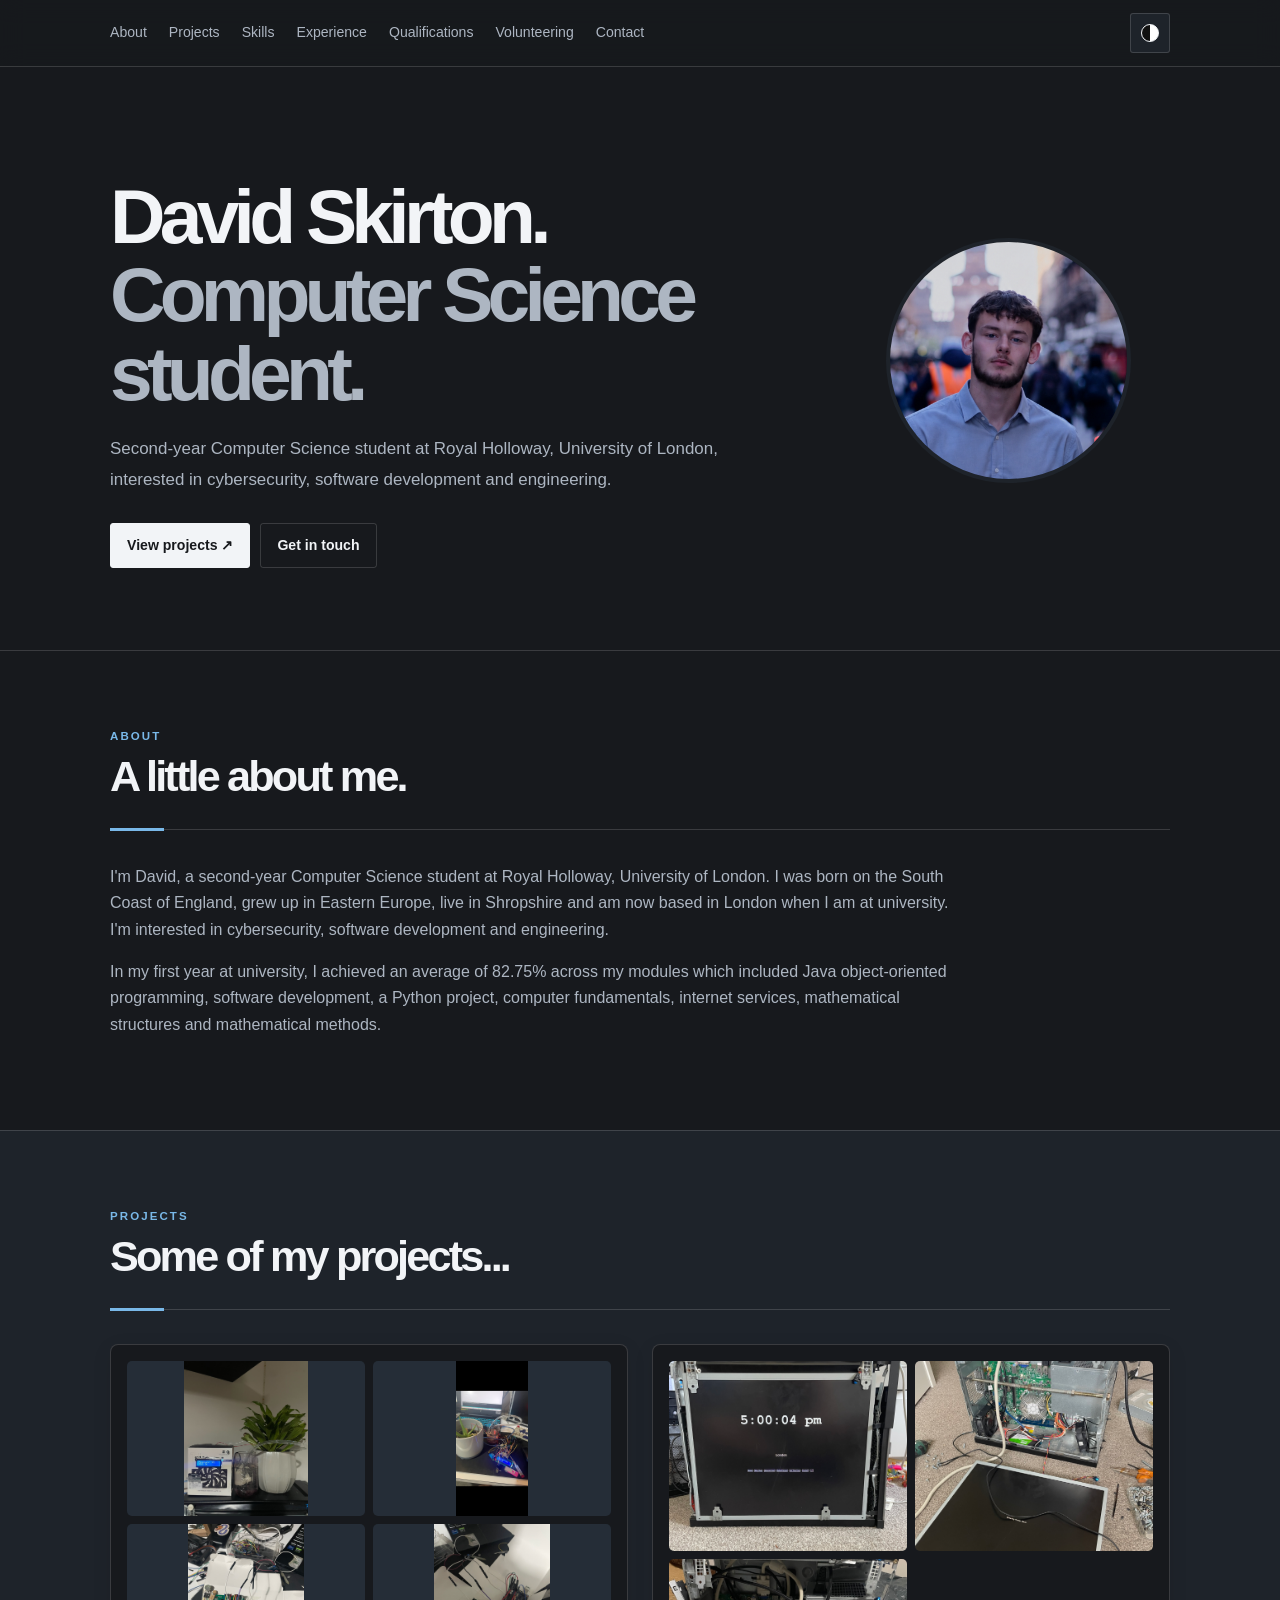
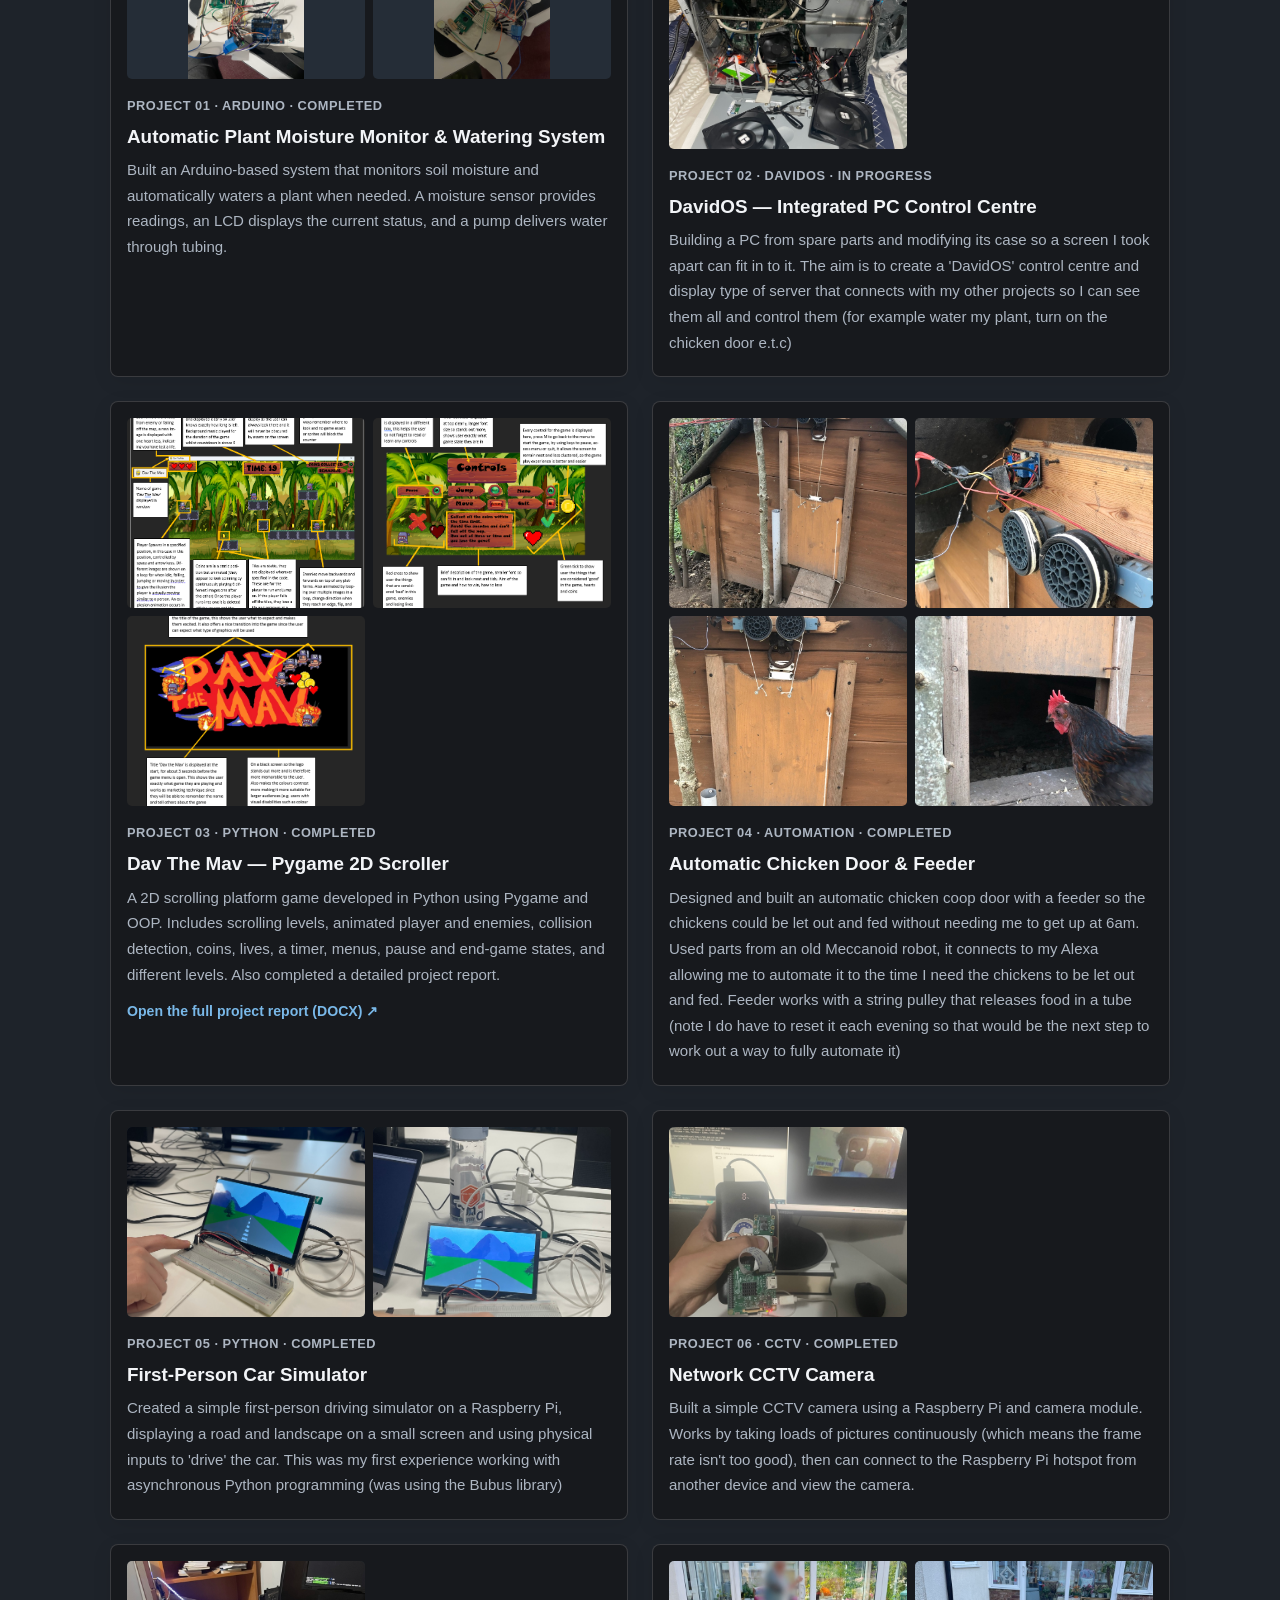
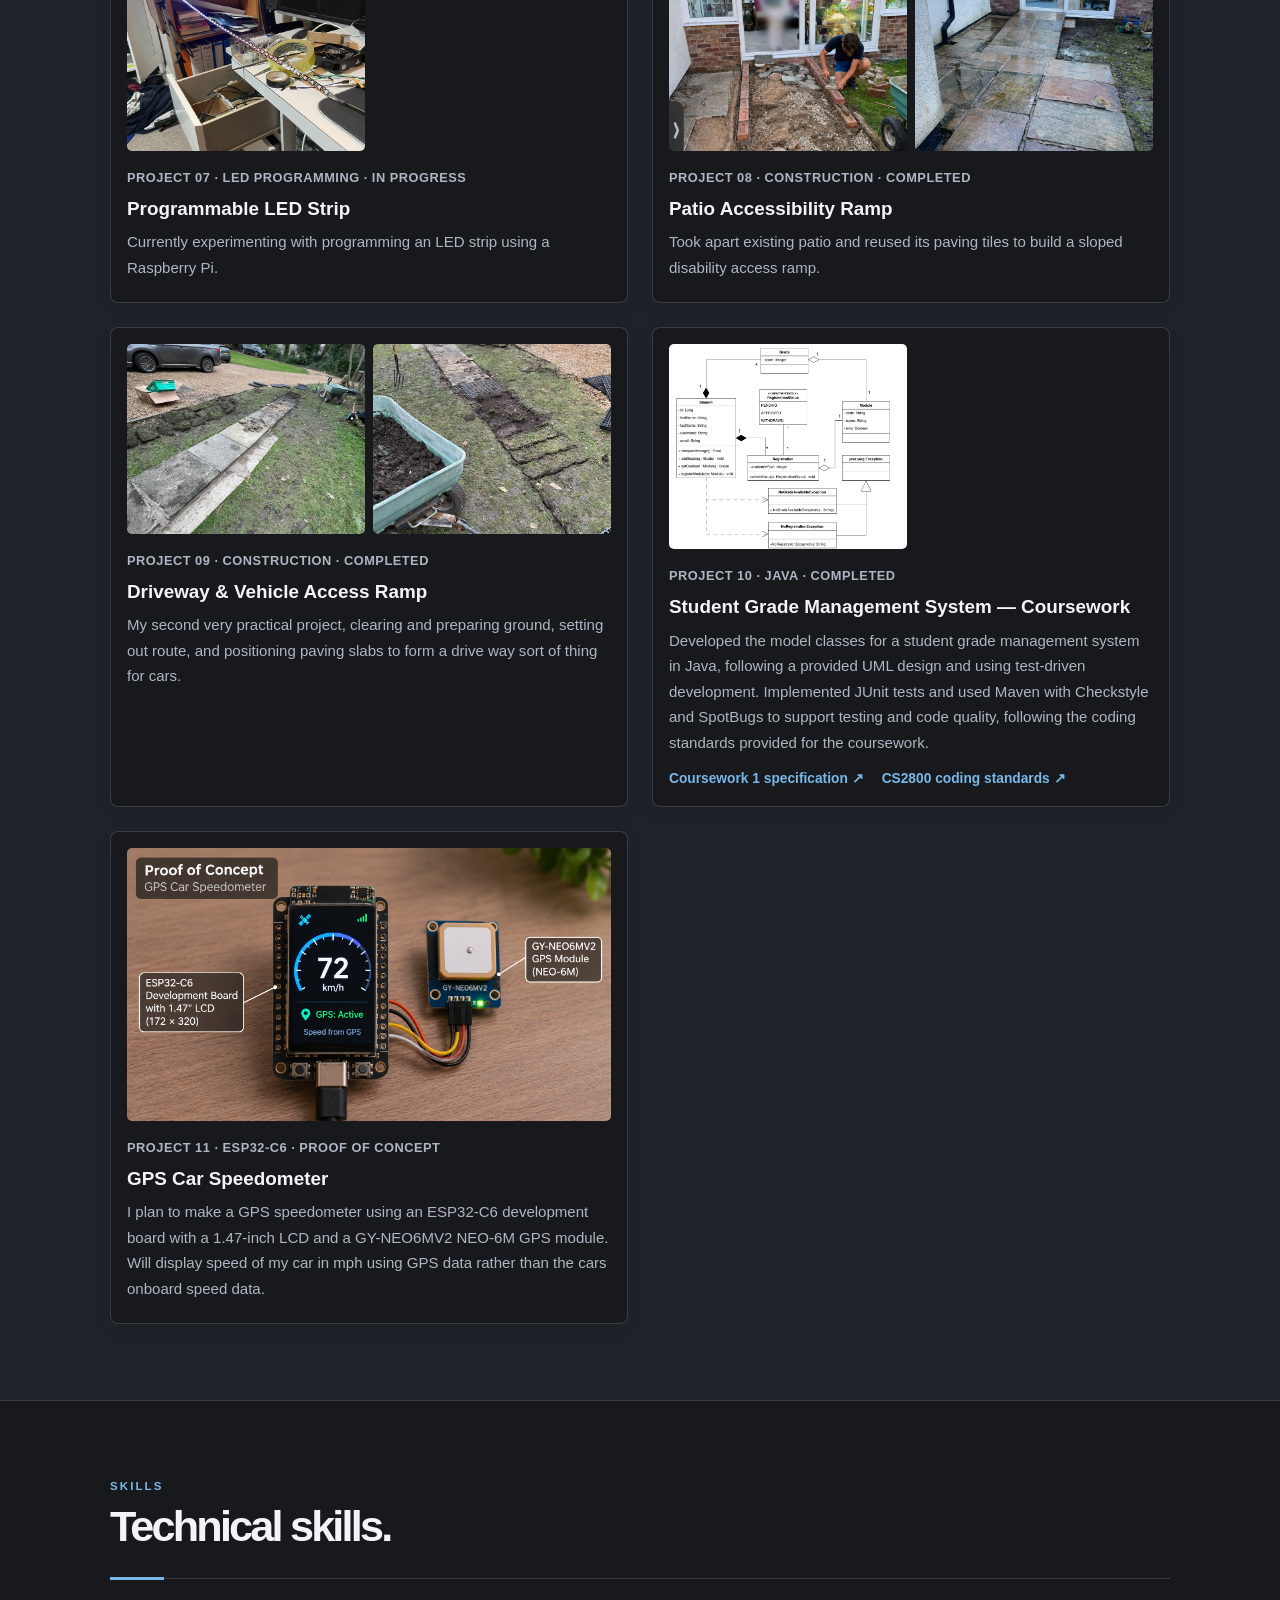
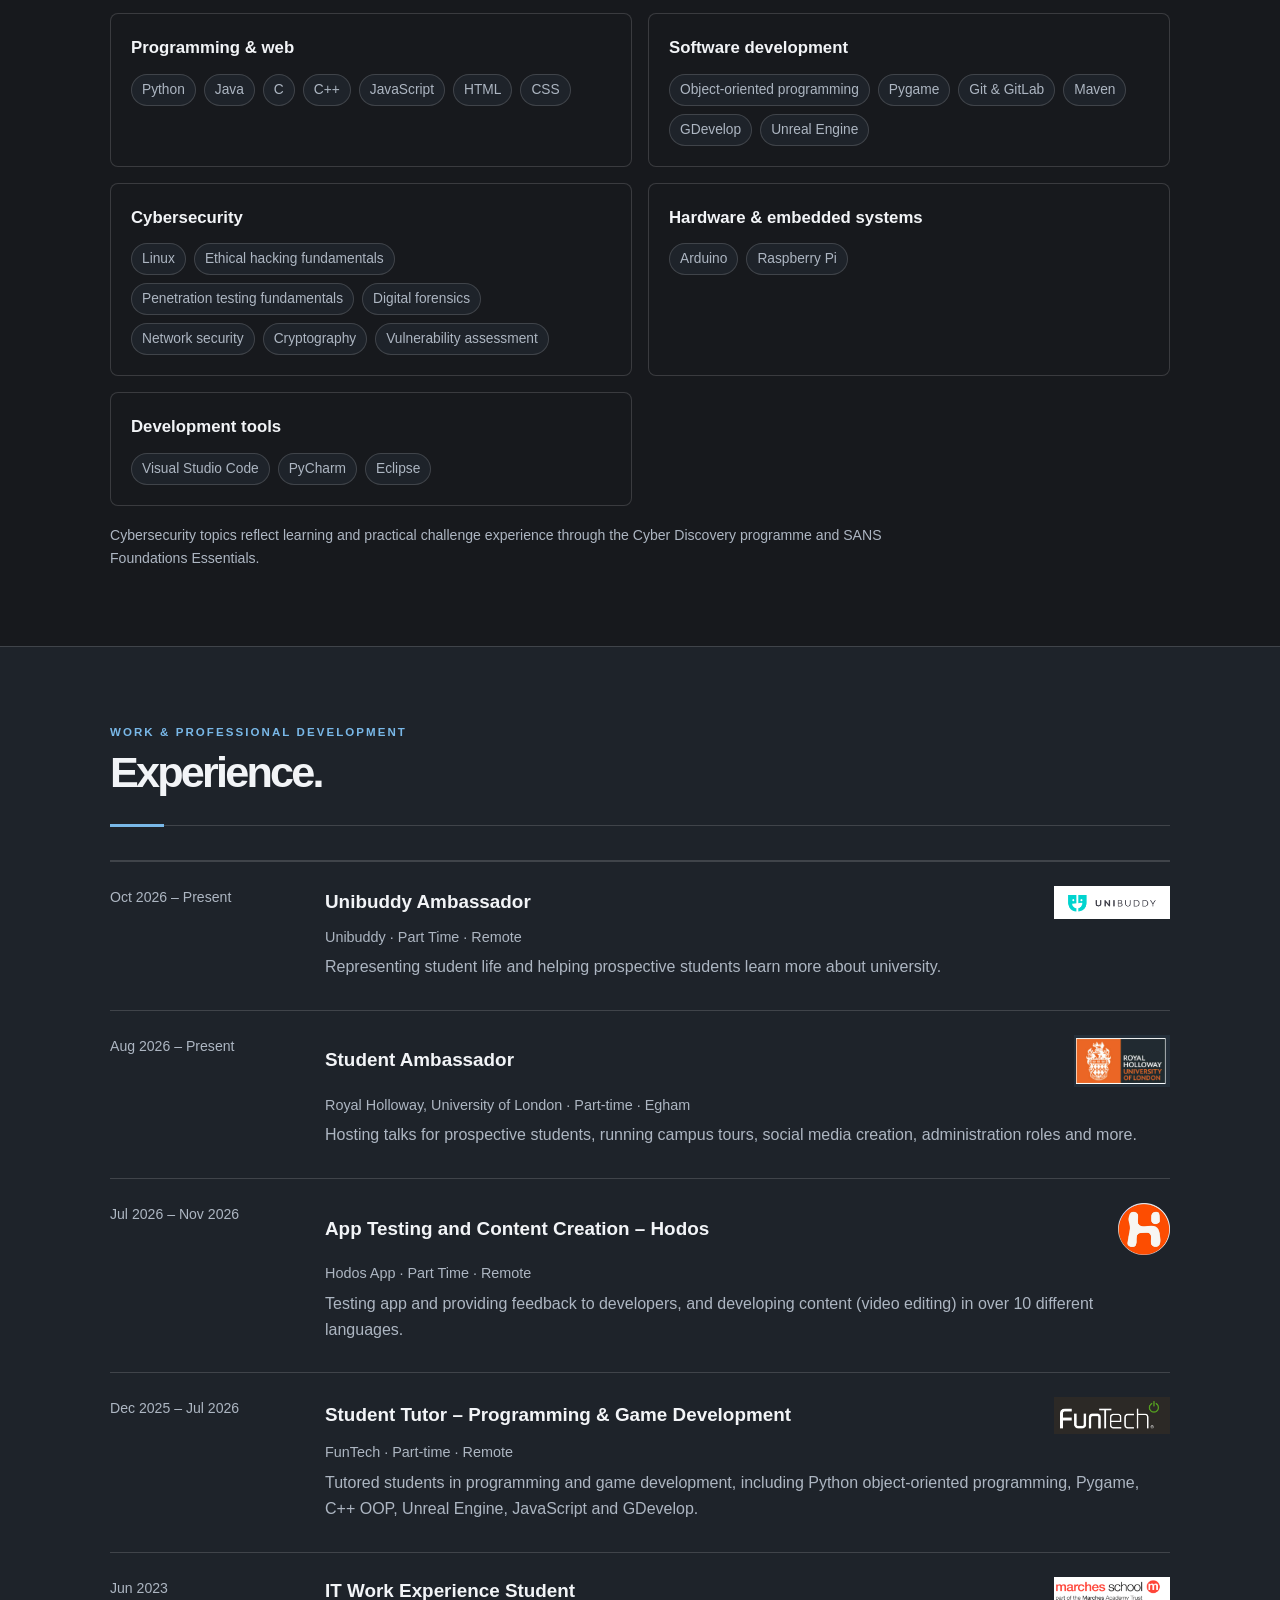
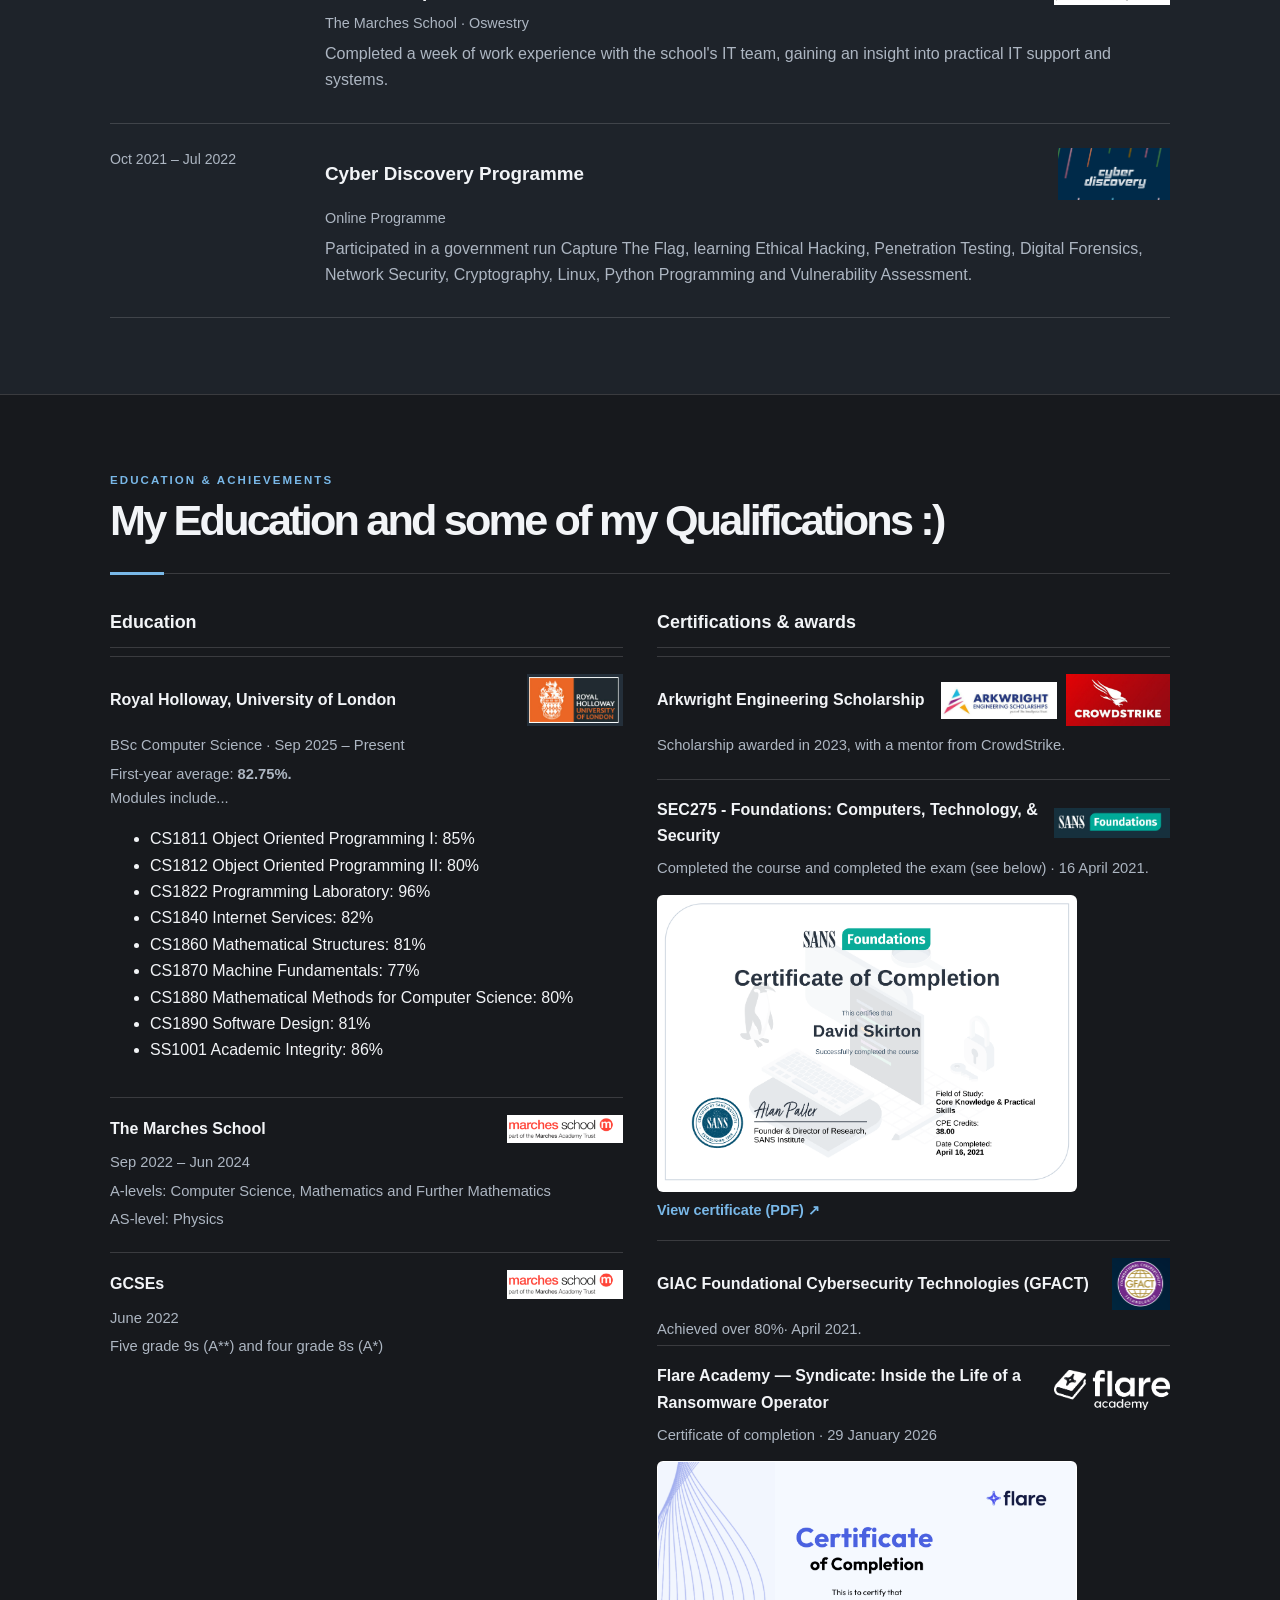
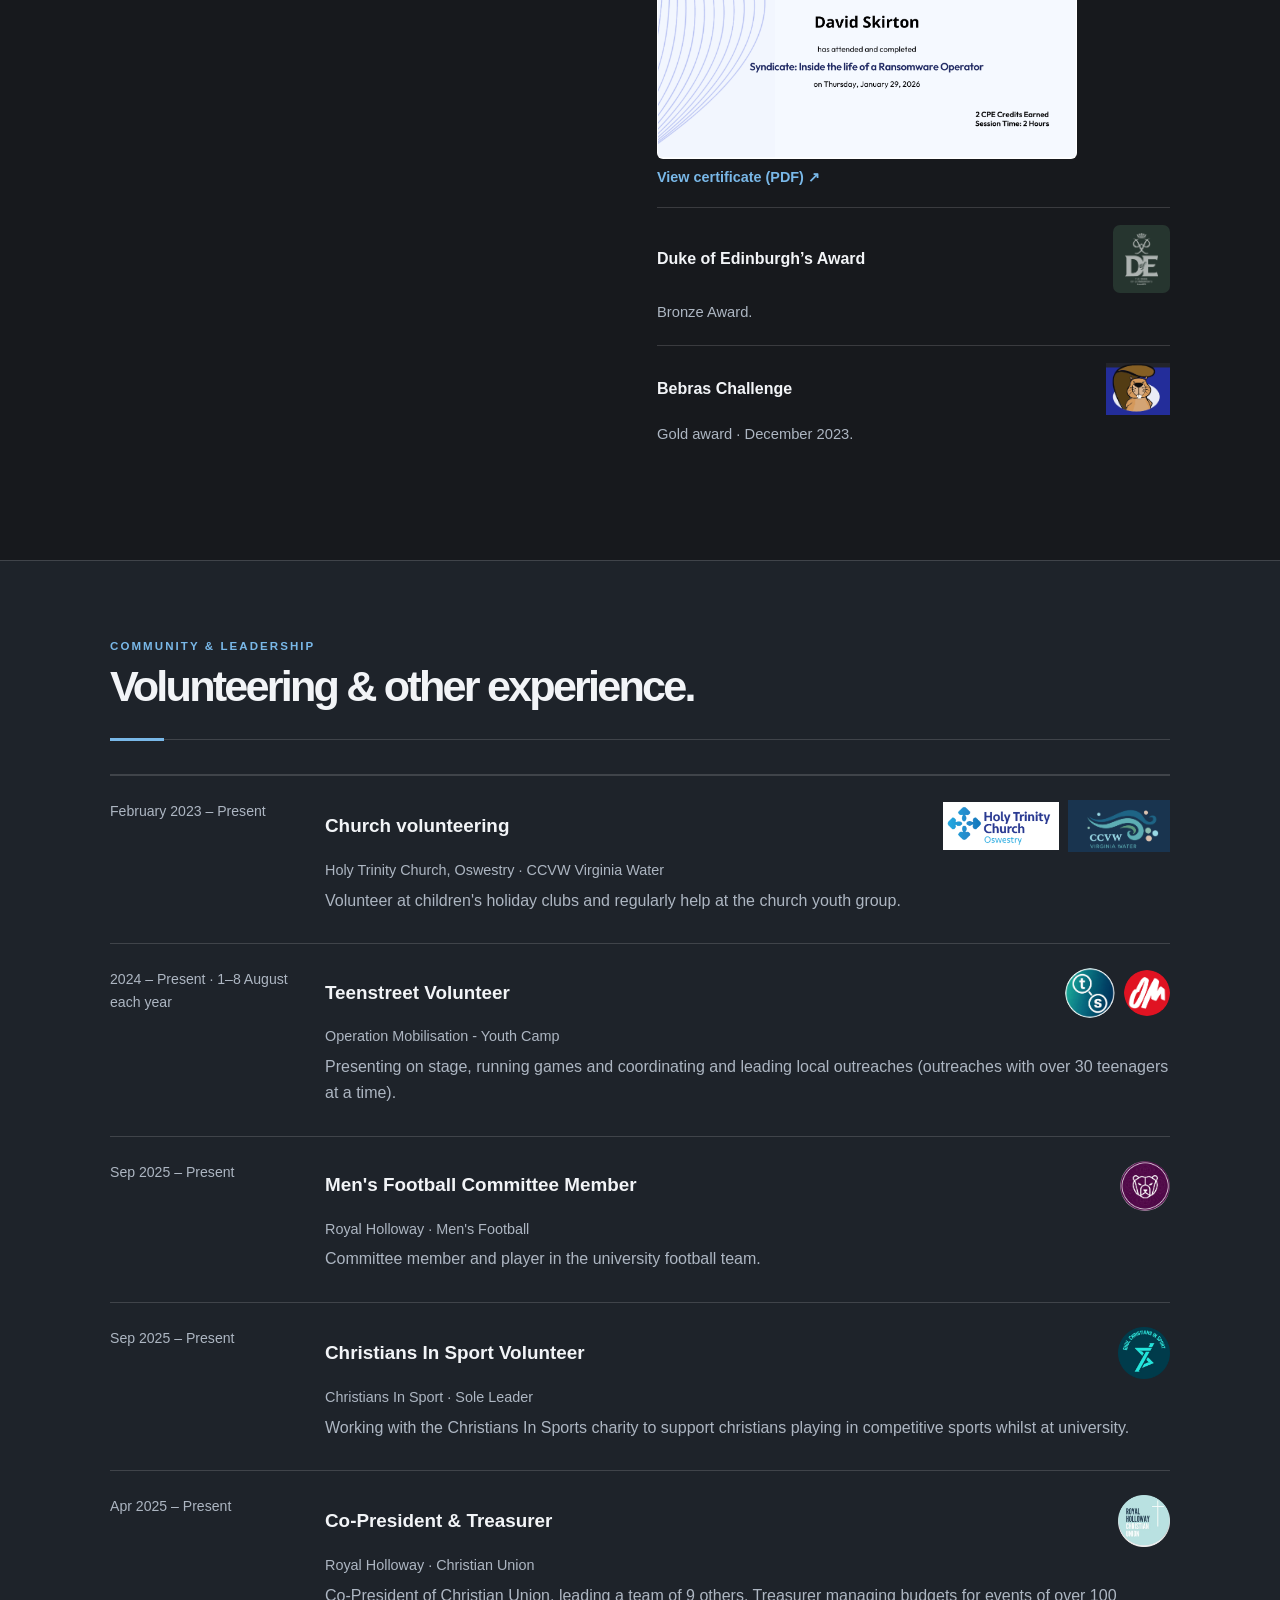
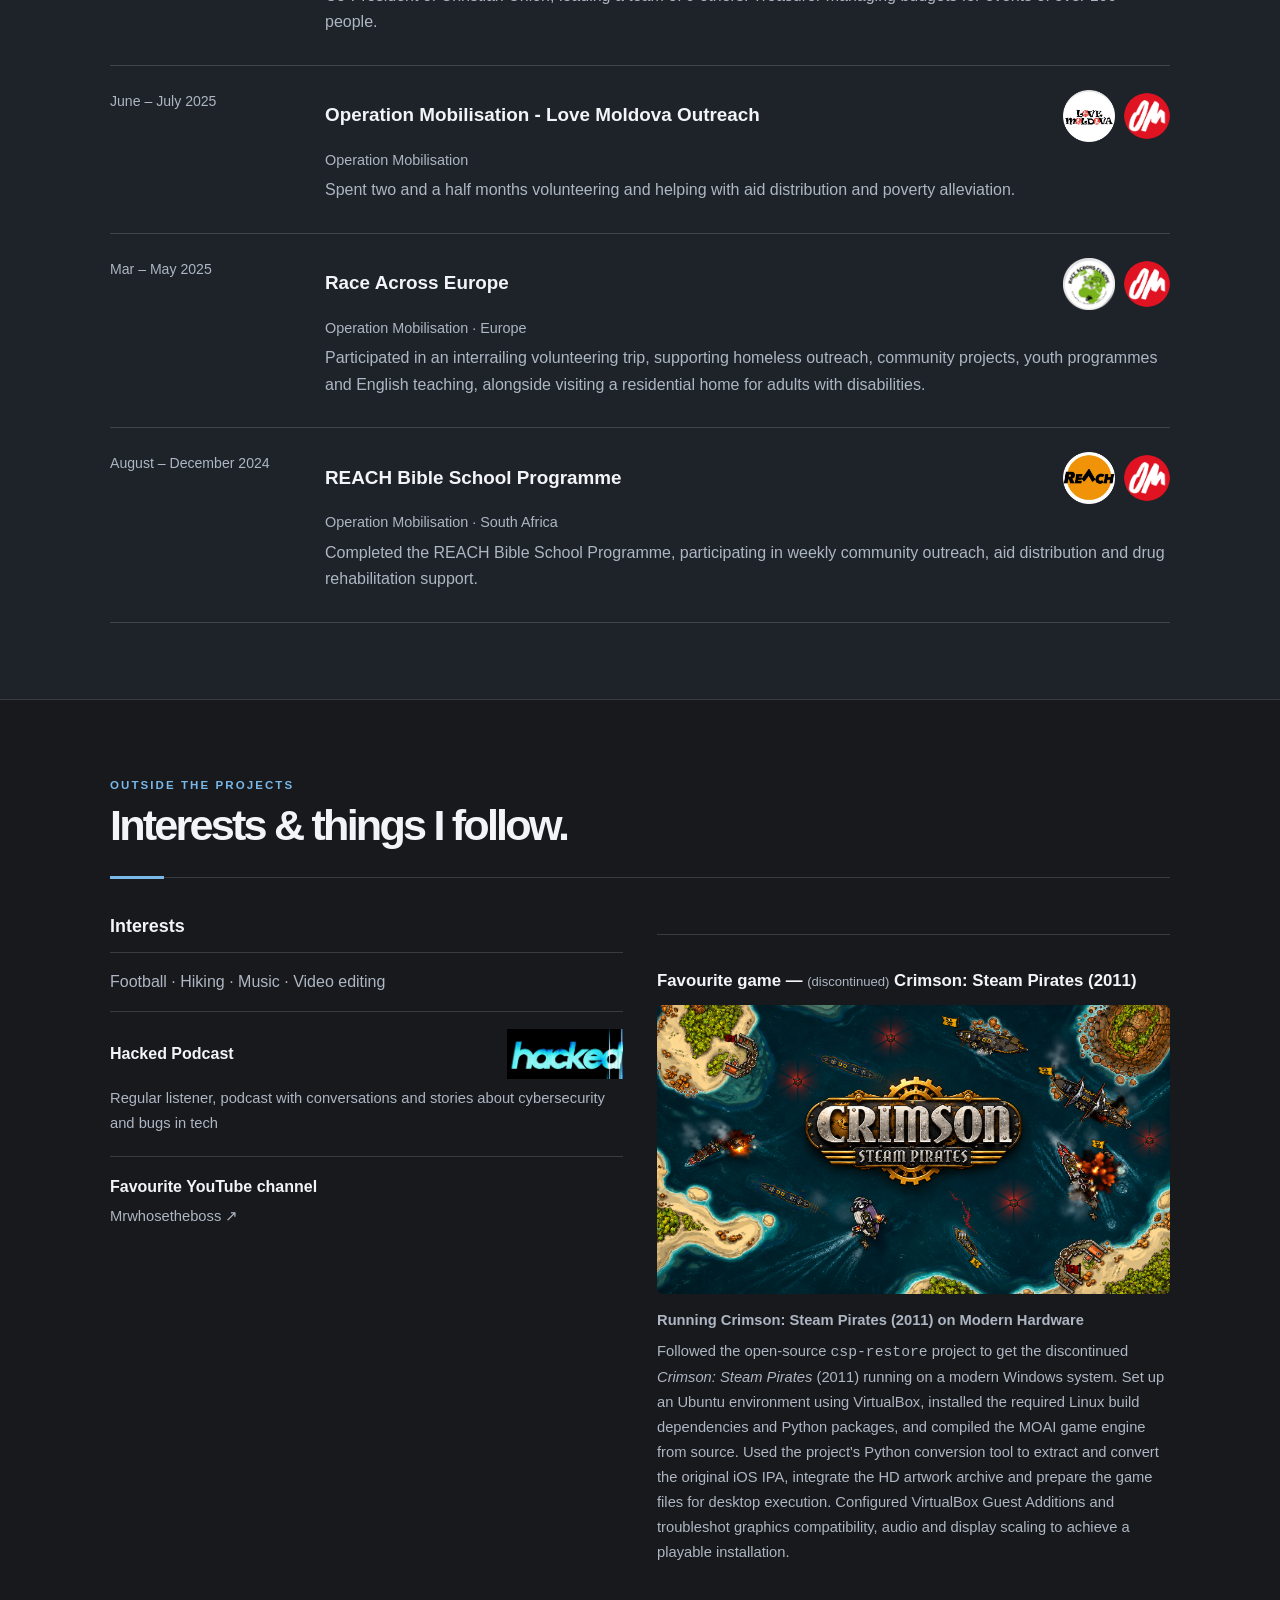
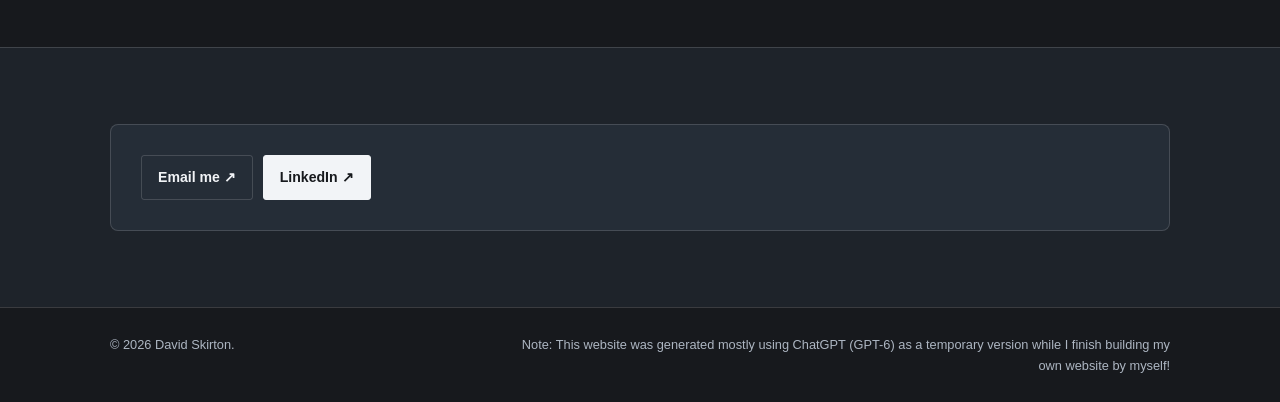
<file: index.html>
<!DOCTYPE html>
<html lang="en">
<head>
<meta charset="UTF-8">
<meta name="viewport" content="width=device-width, initial-scale=1.0">
<meta name="description" content="David Skirton — Computer Science student at Royal Holloway, interested in cybersecurity, software development and engineering.">
<title>David Skirton | Computer Science</title>
<style>
:root{--bg:#17191d;--surface:#1e232a;--surface2:#252d37;--text:#f2f4f7;--muted:#adb6c2;--accent:#79b8e8;--border:rgba(255,255,255,.15)}
body.light{--bg:#f5f5f2;--surface:#e9ecef;--surface2:#dfe4e8;--text:#20201e;--muted:#62666b;--accent:#315f86;--border:rgba(20,20,18,.16)}
*{box-sizing:border-box}html{scroll-behavior:smooth}body{margin:0;background:var(--bg);color:var(--text);font:16px/1.65 Arial,Helvetica,sans-serif;transition:background .2s,color .2s}
a{color:inherit;text-decoration:none}button{font:inherit}.container{width:min(1060px,calc(100% - 40px));margin:auto}
header{position:sticky;top:0;z-index:5;background:color-mix(in srgb,var(--bg) 92%,transparent);backdrop-filter:blur(12px);border-bottom:1px solid var(--border)}
.nav{min-height:66px;display:flex;align-items:center;justify-content:space-between;gap:18px}.brand{font-weight:700;letter-spacing:.02em}.brand span{color:var(--muted)}
.nav-links{display:flex;gap:22px;color:var(--muted);font-size:.88rem}.nav-links a:hover{color:var(--text)}
.nav-actions{display:flex;gap:9px}.icon-btn,.menu-btn{width:40px;height:40px;border:1px solid var(--border);background:var(--surface);color:var(--text);cursor:pointer;border-radius:3px}.menu-btn{display:none}
.theme-icon{display:grid;place-items:center}.mono-symbol{width:18px;height:18px;border:1px solid currentColor;border-radius:50%;background:linear-gradient(90deg,#111 0 50%,#fff 50% 100%)}body.light .mono-symbol{transform:rotate(180deg)}
.hero{padding:94px 0 82px;display:grid;grid-template-columns:1.35fr .65fr;gap:65px;align-items:center}.eyebrow{color:var(--muted);font-size:.72rem;letter-spacing:.16em;text-transform:uppercase;font-weight:700}
h1{font-size:clamp(2.8rem,6vw,5rem);line-height:1.02;letter-spacing:-.075em;font-weight:600;margin:16px 0 22px}h1 span{color:var(--muted)}
.lead{color:var(--muted);font-size:1.06rem;max-width:630px;line-height:1.8}.hero-buttons{display:flex;flex-wrap:wrap;gap:10px;margin-top:28px}
.btn{display:inline-flex;align-items:center;justify-content:center;padding:10px 16px;border:1px solid var(--border);border-radius:3px;font-size:.88rem;font-weight:600}.btn.primary{background:var(--text);color:var(--bg);border-color:var(--text)}.btn.secondary{background:transparent}
.portrait-wrap{width:min(245px,85%);justify-self:center}.portrait{width:100%;aspect-ratio:1;object-fit:cover;border-radius:50%;filter:none;border:4px solid var(--surface)}
section{padding:76px 0;border-top:1px solid var(--border);scroll-margin-top:76px}
section:nth-of-type(even){background:var(--surface)}
.section-heading{margin-bottom:34px;padding-bottom:20px;border-bottom:1px solid var(--border);position:relative}
.section-heading:after{content:"";display:block;width:54px;height:3px;background:var(--accent);position:absolute;bottom:-2px;left:0}
.section-heading h2{font-size:clamp(2rem,4vw,2.7rem);letter-spacing:-.065em;font-weight:650;margin:7px 0 8px;line-height:1.1}
.section-heading p{color:var(--muted);margin:0;max-width:720px}
.eyebrow{color:var(--accent);font-size:.72rem;letter-spacing:.18em;text-transform:uppercase;font-weight:800}
.about-copy{max-width:850px;color:var(--muted)}.about-copy p{margin:0 0 16px}
.project-grid{display:grid;grid-template-columns:repeat(2,minmax(0,1fr));gap:24px}
.project{background:var(--bg);border:1px solid var(--border);border-radius:8px;padding:16px;box-shadow:0 5px 20px rgba(0,0,0,.08);transition:transform .2s,border-color .2s}
.project:hover{transform:translateY(-3px);border-color:var(--muted)}
.project-gallery{display:grid;grid-template-columns:repeat(2,minmax(0,1fr));gap:8px;margin-bottom:16px}
.project-placeholder{width:100%;height:190px;display:grid;place-items:center;background:var(--surface2);color:var(--muted);font-size:2rem;letter-spacing:.1em}
.project-gallery img{width:100%;height:190px;object-fit:cover;filter:none!important;background:var(--surface2);border-radius:5px;transition:transform .2s}
.project-gallery img:hover{transform:scale(1.015)}
.project-gallery img:focus{outline:2px solid var(--text)}
.project{min-width:0}.project h3{margin-top:2px}.project p{font-size:.94rem;line-height:1.7}
.project-meta{font-size:.72rem;color:var(--accent);font-weight:700;letter-spacing:.075em;text-transform:uppercase;margin:0 0 9px}
@media(max-width:640px){section{padding:56px 0}.project-grid{grid-template-columns:1fr}.project-gallery img{height:210px}}.project h3,.entry h3{font-size:1.18rem;margin:0 0 8px;font-weight:700;line-height:1.3}.project p,.entry p{color:var(--muted);margin:5px 0}.project-meta{font-size:.8rem;color:var(--muted);letter-spacing:.04em;text-transform:uppercase}
.entries{border-top:2px solid var(--border)}.entry{display:grid;grid-template-columns:190px 1fr;gap:25px;padding:24px 0;border-bottom:1px solid var(--border)}.entry-date{font-size:.88rem;color:var(--muted)}.entry-org{font-size:.9rem;color:var(--muted);margin-top:0!important}.entry ul{color:var(--muted);padding-left:18px;margin:8px 0 0}.entry li{margin:3px 0}
.two-col{display:grid;grid-template-columns:1fr 1fr;gap:34px}.two-col>div>h3{font-size:1.12rem;padding-bottom:10px;border-bottom:1px solid var(--border);margin:0 0 8px}.small-entry{padding:17px 0;border-top:1px solid var(--border)}.small-entry h3{font-size:1rem;margin:0}.small-entry p{color:var(--muted);margin:4px 0;font-size:.92rem}
.contact-card{display:flex;align-items:center;justify-content:space-between;gap:25px;padding:30px;background:var(--surface2);border:1px solid var(--border);border-radius:8px}.contact-card p{color:var(--muted);margin:0}.contact-links{display:flex;gap:10px;flex-wrap:wrap}
footer{padding:26px 0;border-top:1px solid var(--border);color:var(--muted);font-size:.8rem}.footer-inner{display:flex;justify-content:space-between;gap:15px;flex-wrap:wrap}.site-note{max-width:650px;text-align:right}
@media(max-width:760px){.hero{grid-template-columns:1fr;text-align:center;padding:60px 0;gap:30px}.portrait-wrap{grid-row:1;width:180px}.lead{margin:auto}.hero-buttons{justify-content:center}.project-grid,.two-col{grid-template-columns:1fr}.entry{grid-template-columns:1fr;gap:5px}}
@media(max-width:620px){.project-placeholder{height:145px}.container{width:calc(100% - 30px)}.menu-btn{display:block}.nav-links{display:none;position:absolute;top:66px;left:0;right:0;padding:18px;background:var(--surface);border-bottom:1px solid var(--border);flex-direction:column;gap:12px}.nav-links.open{display:flex}.contact-card{align-items:flex-start;flex-direction:column}.site-note{text-align:left}.project-gallery img{height:145px}}

.org-logos{display:flex;align-items:center;gap:10px;margin:0 0 12px;flex-wrap:wrap}
.org-logos img{width:66px;height:66px;object-fit:contain;border-radius:0;background:transparent;border:0;padding:0;display:block}
.org-logos img.om-logo{width:58px;height:58px;border-radius:50%;padding:0}
.org-logos img.wide-logo{width:76px}
.org-logos img.banner-logo{width:132px;height:62px;object-fit:contain;padding:0}
.org-logos img.compact-logo{width:90px;height:62px;object-fit:contain;padding:0}
@media(max-width:620px){.org-logos img{width:58px;height:58px}.org-logos img.om-logo{width:52px;height:52px}}

/* Organisation logos sit alongside their titles and retain original artwork. */
.entry-heading{display:flex;align-items:center;justify-content:space-between;gap:16px;margin:0 0 7px}
.entry-heading h3{margin:0;flex:1;min-width:0}
.entry-heading .org-logos{display:flex;align-items:center;justify-content:flex-end;gap:9px;flex:0 0 auto;margin:0}
.entry-heading .org-logos img{display:block;max-width:116px;max-height:52px;width:auto;height:auto;object-fit:contain;border-radius:0;padding:0;filter:none}
.entry-heading .org-logos img.om-logo{width:46px;height:46px;max-width:46px;max-height:46px;border-radius:50%;object-fit:contain}
.entry-heading .org-logos img.wide-logo{max-width:86px;max-height:52px}
@media(max-width:640px){.entry-heading{align-items:flex-start;gap:10px}.entry-heading .org-logos img{max-width:82px;max-height:42px}.entry-heading .org-logos img.om-logo{width:38px;height:38px;max-width:38px;max-height:38px}}

/* Dav the Mav annotation screenshots: preserve every callout and label. */
.dav-gallery{grid-template-columns:1fr}
.dav-gallery img{height:auto;max-height:none;object-fit:contain;background:#252525}

/* Award logos and certificate preview */
.certificate-link{display:inline-flex;flex-direction:column;align-items:flex-start;gap:7px;margin-top:10px;color:var(--accent);font-weight:600;text-decoration:none}
.certificate-preview{display:block;width:100%;max-width:420px;height:auto;border:1px solid var(--border);border-radius:6px;background:#fff}
.certificate-link span{font-size:.9rem}

/* Consistent project gallery sizing */
.project-gallery.dav-gallery{grid-template-columns:repeat(2,minmax(0,1fr))}
.project-gallery.dav-gallery img{height:auto;max-height:none;object-fit:contain;background:var(--surface2)}
/* Keep the four Project 01 photos compact instead of stretching the card. */
.project:first-child .project-gallery.dav-gallery{grid-template-columns:repeat(2,minmax(0,1fr));}
.project:first-child .project-gallery.dav-gallery img{height:155px;max-height:155px;width:100%;object-fit:contain;background:var(--surface2)}
.project-gallery.gps-gallery{grid-template-columns:1fr 1fr}
.project-gallery.gps-gallery .gps-concept{grid-column:1/-1;height:auto;max-height:300px;object-fit:contain;background:#101820}
.project-gallery.gps-gallery img:not(.gps-concept){height:170px;object-fit:contain;background:#fff}
.game-feature{margin-top:22px;padding-top:20px;border-top:1px solid var(--border)}
.game-feature img{display:block;width:100%;height:auto;max-height:320px;object-fit:cover;border-radius:6px;margin:10px 0 14px}
.game-feature h4{font-size:1.05rem;margin:12px 0 4px}.game-title{font-weight:700}.game-title .discontinued{font-size:.78em;font-weight:400;color:var(--muted)}
.game-feature p{color:var(--muted);font-size:.92rem;line-height:1.7;margin:6px 0}
/* Duke of Edinburgh logo: white artwork on a dark tile for contrast */
.dofe-logo-wrap{background:#26352f;border-radius:7px;padding:6px 10px}
.dofe-logo-wrap img{filter:brightness(0) invert(1)}
/* Certificate previews */
.certificate-preview{max-width:420px;width:100%;height:auto}

/* Ensure the Duke of Edinburgh mark is visible against the dark logo tile */
.dofe-logo-wrap{background:#26352f!important;border-radius:7px;padding:8px 12px;display:inline-flex;align-items:center}
.dofe-logo-wrap img{filter:brightness(0) invert(1)!important;opacity:1!important}

/* Compact link to the detailed Dav the Mav report */
.report-link{display:inline-block;margin-top:8px;font-size:.88rem;font-weight:700;color:var(--accent);text-decoration:none}
.report-link:hover{text-decoration:underline}
.project-idea{height:190px;display:flex;flex-direction:column;gap:6px;align-items:center;justify-content:center;background:linear-gradient(135deg,#102a43,#087e8b);color:#fff;border-radius:5px}
.project-idea span{font-size:2rem;font-weight:800;letter-spacing:.04em}
.project-idea small{font-size:.75rem;letter-spacing:.2em}
.portrait-wrap{position:relative}
.smile-note{position:absolute;right:-82px;top:27%;display:flex;align-items:center;gap:4px;color:#d33b36;font-weight:800;font-size:.9rem;white-space:nowrap;transform:rotate(90deg);transform-origin:center}
.smile-arrow{font-size:1.9rem;line-height:1;transform:rotate(-90deg)}
@media(max-width:760px){.smile-note{right:-76px;top:20%;font-size:.76rem}.smile-arrow{font-size:1.5rem}}


/* Refreshed TeenStreet and Men's Football circular marks */
.entry-heading .org-logos img.round-org-logo{width:50px;height:50px;max-width:50px;max-height:50px;object-fit:contain;border-radius:50%;padding:0;background:transparent;filter:none}
@media(max-width:640px){.entry-heading .org-logos img.round-org-logo{width:44px;height:44px;max-width:44px;max-height:44px}}

/* Friendly, gently arched profile-photo annotation with a longer curved arrow */
.portrait-wrap{position:relative;isolation:isolate}
.smile-note{position:absolute;right:-112px;bottom:-15px;top:auto;width:178px;display:flex;align-items:center;justify-content:center;color:#e3423c;font-family:'Trebuchet MS','Arial Rounded MT Bold',Arial,sans-serif;font-size:1rem;font-weight:800;letter-spacing:.015em;white-space:nowrap;transform:rotate(-7deg);transform-origin:center;text-shadow:0 1px 0 rgba(0,0,0,.12)}
.smile-note>span{display:block;transform:rotate(1deg)}
.smile-arrow{position:absolute;width:170px;height:55px;left:-4px;top:-43px;overflow:visible}
@media(max-width:760px){.smile-note{right:-100px;bottom:-17px;width:155px;font-size:.82rem}.smile-arrow{width:148px;height:49px;top:-38px}}

.skills-grid{display:grid;grid-template-columns:repeat(2,minmax(0,1fr));gap:16px}
.skill-card{background:var(--bg);border:1px solid var(--border);border-radius:8px;padding:20px}
.skill-card h3{font-size:1.05rem;margin:0 0 12px}
.skill-list{display:flex;flex-wrap:wrap;gap:8px}
.skill-list span{display:inline-flex;align-items:center;padding:5px 10px;border:1px solid var(--border);border-radius:999px;color:var(--muted);font-size:.86rem;line-height:1.45;background:var(--surface)}
.skill-note{color:var(--muted);font-size:.88rem;margin:18px 0 0;max-width:800px}
@media(max-width:640px){.skills-grid{grid-template-columns:1fr}.skill-card{padding:17px}}


.project-resources{display:flex;flex-wrap:wrap;gap:8px 18px;margin-top:12px}
.project-resources a{font-size:.86rem;font-weight:650;color:var(--accent);text-decoration:none}
.project-resources a:hover{text-decoration:underline}

</style>
</head>
<body>
<header><div class="container nav">

<nav class="nav-links" id="navLinks">
<a href="#about">About</a><a href="#projects">Projects</a><a href="#skills">Skills</a><a href="#experience">Experience</a><a href="#qualifications">Qualifications</a><a href="#volunteering">Volunteering</a><a href="#contact">Contact</a>
</nav>
<div class="nav-actions"><button class="icon-btn theme-icon" id="themeToggle" aria-label="Toggle colour theme"><span class="mono-symbol"></span></button><button class="menu-btn" id="menuToggle" aria-label="Open menu">☰</button></div>
</div></header>
<main id="home">
<div class="container hero">
<div>

<h1>David Skirton.<br><span>Computer Science student.</span></h1>
<p class="lead">Second-year Computer Science student at Royal Holloway, University of London, interested in cybersecurity, software development and engineering.</p>
<div class="hero-buttons"><a class="btn primary" href="#projects">View projects ↗</a><a class="btn secondary" href="#contact">Get in touch</a></div>
</div>
<div class="portrait-wrap"><img class="portrait" src="profile-website-assets/david-profile.jpg" alt="David Skirton"></div>
</div>

<section id="about"><div class="container">
<div class="section-heading"><div class="eyebrow">About</div><h2>A little about me.</h2></div>
<div class="about-copy">
<p>I'm David, a second-year Computer Science student at Royal Holloway, University of London. I was born on the South Coast of England, grew up in Eastern Europe, live in Shropshire and am now based in London when I am at university. I'm interested in cybersecurity, software development and engineering.</p>
<p>In my first year at university, I achieved an average of 82.75% across my modules which included Java object-oriented programming, software development, a Python project, computer fundamentals, internet services, mathematical structures and mathematical methods.</p>
</div>
</div></section>

<section id="projects"><div class="container">
<div class="section-heading"><div class="eyebrow">Projects</div><h2>Some of my projects...</h2></div>
<div class="project-grid">
<article class="project"><div class="project-gallery dav-gallery"><img src="profile-website-assets/p5-plant-1.jpeg" alt="Plant moisture monitor displaying soil moisture status"><img src="profile-website-assets/p5-plant-2.jpeg" alt="Plant watering system connected to a potted plant"><img src="profile-website-assets/p5-plant-3.jpeg" alt="Arduino plant watering electronics prototype"><img src="profile-website-assets/p5-plant-4.jpeg" alt="Wiring and control components for the automatic plant watering project"></div><div class="project-meta">Project 01 · ARDUINO · COMPLETED</div><h3>Automatic Plant Moisture Monitor & Watering System</h3><p>Built an Arduino-based system that monitors soil moisture and automatically waters a plant when needed. A moisture sensor provides readings, an LCD displays the current status, and a pump delivers water through tubing.</p></article>
<article class="project"><div class="project-gallery"><img src="profile-website-assets/p7-davidos-1.jpeg" alt="Modified desktop PC case with integrated screen displaying DavidOS"><img src="profile-website-assets/p7-davidos-2.jpeg" alt="PC case and screen disassembled during modification"><img src="profile-website-assets/p7-davidos-3.jpeg" alt="Internal components and custom screen mounting inside the PC case"></div><div class="project-meta">Project 02 · DAVIDOS · IN PROGRESS</div><h3>DavidOS — Integrated PC Control Centre</h3><p>Building a PC from spare parts and modifying its case so a screen I took apart can fit in to it. The aim is to create a 'DavidOS' control centre and display type of server that connects with my other projects so I can see them all and control them (for example water my plant, turn on the chicken door e.t.c)</p></article>
<article class="project"><div class="project-gallery">
<img src="profile-website-assets/p3-dav-the-mav-gameplay-annotations.png" alt="Dav the Mav gameplay screenshot with explanatory annotations describing hearts, timer, coins, player movement, tiles and enemies">
<img src="profile-website-assets/p3-dav-the-mav-controls-annotations.png" alt="Dav the Mav controls screen with annotations explaining pause, jump, move, menu, quit and game indicators">
<img src="profile-website-assets/p3-dav-the-mav-title-annotations.png" alt="Dav the Mav title screen with annotations explaining the title artwork and transition into the game">
</div><div class="project-meta">Project 03 · PYTHON · COMPLETED</div><h3>Dav The Mav — Pygame 2D Scroller</h3><p>A 2D scrolling platform game developed in Python using Pygame and OOP. Includes scrolling levels, animated player and enemies, collision detection, coins, lives, a timer, menus, pause and end-game states, and different levels. Also completed a detailed project report.</p><a class="report-link" href="profile-website-assets/dav-the-mav-project-report.docx" target="_blank" rel="noopener">Open the full project report (DOCX) ↗</a></article>
<article class="project"><div class="project-gallery"><img src="profile-website-assets/p2-chicken-1.jpeg" alt="Automatic chicken coop door mechanism"><img src="profile-website-assets/p2-chicken-2.jpeg" alt="Chicken door electronics and pulley mechanism"><img src="profile-website-assets/p2-chicken-3.jpeg" alt="Close-up of the chicken coop control system"><img src="profile-website-assets/p2-chicken-4.jpeg" alt="Chicken using the automated coop entrance"></div><div class="project-meta">Project 04 · AUTOMATION · COMPLETED</div><h3>Automatic Chicken Door & Feeder</h3><p>Designed and built an automatic chicken coop door with a feeder so the chickens could be let out and fed without needing me to get up at 6am. Used parts from an old Meccanoid robot, it connects to my Alexa allowing me to automate it to the time I need the chickens to be let out and fed. Feeder works with a string pulley that releases food in a tube (note I do have to reset it each evening so that would be the next step to work out a way to fully automate it)</p></article>
<article class="project"><div class="project-gallery"><img src="profile-website-assets/p4-simulator-1.jpeg" alt="Raspberry Pi first-person car simulator running on a small display"><img src="profile-website-assets/p4-simulator-3.jpeg" alt="Second view of the Raspberry Pi car simulator"></div><div class="project-meta">Project 05 · PYTHON · COMPLETED</div><h3>First-Person Car Simulator</h3><p>Created a simple first-person driving simulator on a Raspberry Pi, displaying a road and landscape on a small screen and using physical inputs to 'drive' the car. This was my first experience working with asynchronous Python programming (was using the Bubus library)</p></article>
<article class="project"><div class="project-gallery"><img src="profile-website-assets/p3-cctv.jpeg" alt="Raspberry Pi board and camera module used for a network CCTV project"></div><div class="project-meta">Project 06 · CCTV · COMPLETED</div><h3>Network CCTV Camera</h3><p>Built a simple CCTV camera using a Raspberry Pi and camera module. Works by taking loads of pictures continuously (which means the frame rate isn't too good), then can connect to the Raspberry Pi hotspot from another device and view the camera.</p></article>
<article class="project"><div class="project-gallery"><img src="profile-website-assets/p6-led-strip.jpeg" alt="Addressable LED strip being tested and programmed using a Raspberry Pi"></div><div class="project-meta">Project 07 · LED PROGRAMMING · IN PROGRESS</div><h3>Programmable LED Strip</h3><p>Currently experimenting with programming an LED strip using a Raspberry Pi.</p></article>
<article class="project"><div class="project-gallery"><img src="profile-website-assets/p8-ramp-progress-blurred.jpeg" alt="Construction in progress on a patio access ramp; a person in the background is blurred"><img src="profile-website-assets/p8-ramp-finished.jpeg" alt="Completed patio path and sloped access ramp using the existing paving slabs"></div><div class="project-meta">Project 08 · CONSTRUCTION · COMPLETED</div><h3>Patio Accessibility Ramp</h3><p>Took apart existing patio and reused its paving tiles to build a sloped disability access ramp.</p></article>
<article class="project"><div class="project-gallery"><img src="profile-website-assets/p9-driveway-1.jpeg" alt="Ground preparation and existing paving along the planned vehicle access route"><img src="profile-website-assets/p9-driveway-2.jpeg" alt="Concrete paving slabs being laid to form a vehicle access route"></div><div class="project-meta">Project 09 · CONSTRUCTION · COMPLETED</div><h3>Driveway & Vehicle Access Ramp</h3><p>My second very practical project, clearing and preparing ground, setting out route, and positioning paving slabs to form a drive way sort of thing for cars.</p></article>
<article class="project">
<div class="project-gallery dav-gallery"><img src="profile-website-assets/cs2800-uml-diagram.png" alt="UML class diagram for the Student Grade Management System coursework"></div>
<div class="project-meta">Project 10 · JAVA · COMPLETED</div>
<h3>Student Grade Management System — Coursework</h3>
<p>Developed the model classes for a student grade management system in Java, following a provided UML design and using test-driven development. Implemented JUnit tests and used Maven with Checkstyle and SpotBugs to support testing and code quality, following the coding standards provided for the coursework.</p>
<div class="project-resources">
<a href="profile-website-assets/cs2800-coursework-1-specification.md" target="_blank" rel="noopener">Coursework 1 specification ↗</a>
<a href="profile-website-assets/cs2800-coding-standards.md" target="_blank" rel="noopener">CS2800 coding standards ↗</a>
</div>
</article>

<article class="project">
<div class="project-gallery gps-gallery">
<img class="gps-concept" src="profile-website-assets/gps-speedometer-proof-of-concept.png" alt="GPS car speedometer proof of concept">
</div>
<div class="project-meta">Project 11 · ESP32-C6 · PROOF OF CONCEPT</div>
<h3>GPS Car Speedometer</h3>
<p>I plan to make a GPS speedometer using an ESP32-C6 development board with a 1.47-inch LCD and a GY-NEO6MV2 NEO-6M GPS module. Will display speed of my car in mph using GPS data rather than the cars onboard speed data.</p>
</article>
</div></div></section>


<section id="skills"><div class="container">
<div class="section-heading"><div class="eyebrow">Skills</div><h2>Technical skills.</h2></div>
<div class="skills-grid">
<div class="skill-card"><h3>Programming & web</h3><div class="skill-list">
<span>Python</span><span>Java</span><span>C</span><span>C++</span><span>JavaScript</span><span>HTML</span><span>CSS</span>
</div></div>
<div class="skill-card"><h3>Software development</h3><div class="skill-list">
<span>Object-oriented programming</span><span>Pygame</span><span>Git & GitLab</span><span>Maven</span><span>GDevelop</span><span>Unreal Engine</span>
</div></div>
<div class="skill-card"><h3>Cybersecurity</h3><div class="skill-list">
<span>Linux</span><span>Ethical hacking fundamentals</span><span>Penetration testing fundamentals</span><span>Digital forensics</span><span>Network security</span><span>Cryptography</span><span>Vulnerability assessment</span>
</div></div>
<div class="skill-card"><h3>Hardware & embedded systems</h3><div class="skill-list">
<span>Arduino</span><span>Raspberry Pi</span>
</div></div>
<div class="skill-card"><h3>Development tools</h3><div class="skill-list">
<span>Visual Studio Code</span><span>PyCharm</span><span>Eclipse</span>
</div></div>
</div>
<p class="skill-note">Cybersecurity topics reflect learning and practical challenge experience through the Cyber Discovery programme and SANS Foundations Essentials.</p>
</div></section>

<section id="experience"><div class="container">
<div class="section-heading"><div class="eyebrow">Work & professional development</div><h2>Experience.</h2></div>
<div class="entries">
<div class="entry"><div class="entry-date">Oct 2026 – Present</div><div><div class="entry-heading"><h3>Unibuddy Ambassador</h3><div class="org-logos"><img class="banner-logo" src="profile-website-assets/logo-unibuddy.png" alt="Unibuddy logo"></div></div><p class="entry-org">Unibuddy · Part Time · Remote</p><p>Representing student life and helping prospective students learn more about university.</p></div></div>
<div class="entry"><div class="entry-date">Aug 2026 – Present</div><div><div class="entry-heading"><h3>Student Ambassador</h3><div class="org-logos"><img class="banner-logo" src="profile-website-assets/logo-royal-holloway.png" alt="Royal Holloway, University of London logo"></div></div><p class="entry-org">Royal Holloway, University of London · Part-time · Egham</p><p>Hosting talks for prospective students, running campus tours, social media creation, administration roles and more.</p></div></div>
<div class="entry"><div class="entry-date">Jul 2026 – Nov 2026</div><div><div class="entry-heading"><h3>App Testing and Content Creation – Hodos</h3><div class="org-logos"><img src="profile-website-assets/logo-hodus.png" alt="Hodos app development logo"></div></div><p class="entry-org">Hodos App · Part Time · Remote</p><p>Testing app and providing feedback to developers, and developing content (video editing) in over 10 different languages.</p></div></div>
<div class="entry"><div class="entry-date">Dec 2025 – Jul 2026</div><div><div class="entry-heading"><h3>Student Tutor – Programming & Game Development</h3><div class="org-logos"><img class="banner-logo" src="profile-website-assets/logo-funtech.png" alt="FunTech logo"></div></div><p class="entry-org">FunTech · Part-time · Remote</p><p>Tutored students in programming and game development, including Python object-oriented programming, Pygame, C++ OOP, Unreal Engine, JavaScript and GDevelop.</p></div></div>
<div class="entry"><div class="entry-date">Jun 2023</div><div><div class="entry-heading"><h3>IT Work Experience Student</h3><div class="org-logos"><img class="banner-logo" src="profile-website-assets/logo-marches-school.png" alt="The Marches School logo"></div></div><p class="entry-org">The Marches School · Oswestry</p><p>Completed a week of work experience with the school's IT team, gaining an insight into practical IT support and systems.</p></div></div>
<div class="entry"><div class="entry-date">Oct 2021 – Jul 2022</div><div><div class="entry-heading"><h3>Cyber Discovery Programme</h3><div class="org-logos"><img class="banner-logo" src="profile-website-assets/logo-cyber-discovery.png" alt="Cyber Discovery logo"></div></div><p class="entry-org">Online Programme</p><p>Participated in a government run Capture The Flag, learning Ethical Hacking, Penetration Testing, Digital Forensics, Network Security, Cryptography, Linux, Python Programming and Vulnerability Assessment.</p></div></div>

</div></div></section>

<section id="qualifications"><div class="container">
<div class="section-heading"><div class="eyebrow">Education & Achievements</div><h2>My Education and some of my Qualifications :)</h2></div>
<div class="two-col">
<div><h3>Education</h3>

<div class="small-entry"><div class="entry-heading"><h3>Royal Holloway, University of London</h3><div class="org-logos"><img class="banner-logo" src="profile-website-assets/logo-royal-holloway.png" alt="Royal Holloway, University of London logo"></div></div><p>BSc Computer Science · Sep 2025 – Present</p>
<p>First-year average: <b>82.75%.</b> <br> 
    Modules include...<br> 
    <ul>
    <li>CS1811 Object Oriented Programming I: 85% <br> </li>
    <li>CS1812 Object Oriented Programming II: 80% <br> </li>
    <li>CS1822 Programming Laboratory: 96% <br> </li>
    <li>CS1840 Internet Services: 82% <br> </li>
    <li>CS1860 Mathematical Structures: 81% <br> </li>
    <li>CS1870 Machine Fundamentals: 77% <br> </li>
    <li>CS1880 Mathematical Methods for Computer Science: 80%<br> </li>
    <li>CS1890 Software Design: 81%<br> </li>
    <li>SS1001 Academic Integrity: 86%<br> </li>
    </ul>
    </p></div>

<div class="small-entry"><div class="entry-heading"><h3>The Marches School</h3><div class="org-logos"><img class="banner-logo" src="profile-website-assets/logo-marches-school.png" alt="The Marches School logo"></div></div><p>Sep 2022 – Jun 2024</p><p>A-levels: Computer Science, Mathematics and Further Mathematics</p><p>AS-level: Physics</p></div>
<div class="small-entry"><div class="entry-heading"><h3>GCSEs</h3><div class="org-logos"><img class="banner-logo" src="profile-website-assets/logo-marches-school.png" alt="The Marches School logo"></div></div><p>June 2022</p><p>Five grade 9s (A**) and four grade 8s (A*)</p></div>
</div>
<div><h3>Certifications & awards</h3>
<div class="small-entry"><div class="entry-heading"><h3>Arkwright Engineering Scholarship</h3><div class="org-logos"><img class="banner-logo" src="profile-website-assets/logo-arkwright.png" alt="Arkwright Engineering Scholarships logo"><img class="banner-logo" src="profile-website-assets/logo-crowdstrike.png" alt="CrowdStrike logo"></div></div><p>Scholarship awarded in 2023, with a mentor from CrowdStrike.</p></div>
<div class="small-entry"><div class="entry-heading"><h3>SEC275 - Foundations: Computers, Technology, & Security</h3><div class="org-logos"><img class="banner-logo" src="profile-website-assets/logo-sans-foundations.png" alt="SANS Foundations logo"></div></div><p>Completed the course and completed the exam (see below) · 16 April 2021.</p>
<a class="certificate-link" href="profile-website-assets/sans-foundations-essentials-certificate.pdf" target="_blank" rel="noopener">
<img class="certificate-preview" src="profile-website-assets/sans-foundations-essentials-certificate-preview.png" alt="SANS Foundations Essentials certificate of completion">
<span>View certificate (PDF) ↗</span>
</a></div>
<div class="small-entry"><div class="entry-heading"><h3>GIAC Foundational Cybersecurity Technologies (GFACT)</h3><div class="org-logos"><img class="banner-logo" src="profile-website-assets/GFACTcertificate.png" alt="SANS Foundations logo"></div></div><p>Achieved over 80%· April 2021.</p>
<div class="small-entry">
<div class="entry-heading"><h3>Flare Academy — Syndicate: Inside the Life of a Ransomware Operator</h3><div class="org-logos"><img class="banner-logo" src="profile-website-assets/logo-flare-academy.png" alt="Flare Academy logo"></div></div>
<p>Certificate of completion · 29 January 2026</p>
<a class="certificate-link" href="profile-website-assets/flare-academy-certificate-ransomware.pdf" target="_blank" rel="noopener">
<img class="certificate-preview" src="profile-website-assets/flare-academy-certificate-preview.png" alt="Flare Academy certificate of completion for Syndicate: Inside the Life of a Ransomware Operator">
<span>View certificate (PDF) ↗</span>
</a>
</div>
<div class="small-entry">
<div class="entry-heading"><h3>Duke of Edinburgh’s Award</h3><div class="org-logos dofe-logo-wrap"><img class="banner-logo" src="profile-website-assets/logo-duke-of-edinburgh.png" alt="The Duke of Edinburgh’s Award logo"></div></div>
<p>Bronze Award.</p>
</div>
<div class="small-entry"><div class="entry-heading"><h3>Bebras Challenge</h3><div class="org-logos"><img class="compact-logo" src="profile-website-assets/logo-bebras.png" alt="Bebras Challenge mascot logo"></div></div><p>Gold award · December 2023.</p></div>
</div>
</div></div></section>

<section id="volunteering"><div class="container">
<div class="section-heading"><div class="eyebrow">Community & leadership</div><h2>Volunteering & other experience.</h2></div>
<div class="entries">
<div class="entry"><div class="entry-date">February 2023 – Present</div><div><div class="entry-heading"><h3>Church volunteering</h3><div class="org-logos"><img class="banner-logo" src="profile-website-assets/logo-holy-trinity-church.png" alt="Holy Trinity Church, Oswestry logo"><img class="banner-logo" src="profile-website-assets/logo-ccvw-virginia-water.png" alt="CCVW Virginia Water logo"></div></div><p class="entry-org">Holy Trinity Church, Oswestry · CCVW Virginia Water</p><p>Volunteer at children's holiday clubs and regularly help at the church youth group.</p></div></div>
<div class="entry"><div class="entry-date">2024 – Present · 1–8 August each year</div><div><div class="entry-heading"><h3>Teenstreet Volunteer</h3><div class="org-logos"><img class="round-org-logo" src="profile-website-assets/logo-teenstreet-cropped.png" alt="TeenStreet logo"><img class="om-logo" src="profile-website-assets/logo-operation-mobilisation.png" alt="Operation Mobilisation logo"></div></div><p class="entry-org">Operation Mobilisation - Youth Camp</p><p>Presenting on stage, running games and coordinating and leading local outreaches (outreaches with over 30 teenagers at a time).</p></div></div>
<div class="entry"><div class="entry-date">Sep 2025 – Present</div><div><div class="entry-heading"><h3>Men&#39;s Football Committee Member</h3><div class="org-logos"><img class="round-org-logo" src="profile-website-assets/logo-mens-football-cropped.png" alt="Men’s Football logo"></div></div><p class="entry-org">Royal Holloway · Men&#39;s Football</p><p>Committee member and player in the university football team.</p></div></div>
<div class="entry"><div class="entry-date">Sep 2025 – Present</div><div><div class="entry-heading"><h3>Christians In Sport Volunteer</h3><div class="org-logos"><img src="profile-website-assets/logo-christians-in-sport.png" alt="Christians in Sport logo"></div></div><p class="entry-org">Christians In Sport · Sole Leader</p><p>Working with the Christians In Sports charity to support christians playing in competitive sports whilst at university.</p></div></div>
<div class="entry"><div class="entry-date">Apr 2025 – Present</div><div><div class="entry-heading"><h3>Co-President &amp; Treasurer</h3><div class="org-logos"><img src="profile-website-assets/logo-christian-union.png" alt="Royal Holloway Christian Union logo"></div></div><p class="entry-org">Royal Holloway · Christian Union</p><p>Co-President of Christian Union, leading a team of 9 others. Treasurer managing budgets for events of over 100 people.</p></div></div>
<div class="entry"><div class="entry-date">June – July 2025</div><div><div class="entry-heading"><h3>Operation Mobilisation - Love Moldova Outreach</h3><div class="org-logos"><img src="profile-website-assets/logo-moldova.png" alt="Moldova project logo"><img class="om-logo" src="profile-website-assets/logo-operation-mobilisation.png" alt="Operation Mobilisation logo"></div></div><p class="entry-org">Operation Mobilisation</p><p>Spent two and a half months volunteering and helping with aid distribution and poverty alleviation.</p></div></div>
<div class="entry"><div class="entry-date">Mar – May 2025</div><div><div class="entry-heading"><h3>Race Across Europe</h3><div class="org-logos"><img class="wide-logo" src="profile-website-assets/logo-race-across-europe.png" alt="Race Across Europe logo"><img class="om-logo" src="profile-website-assets/logo-operation-mobilisation.png" alt="Operation Mobilisation logo"></div></div><p class="entry-org">Operation Mobilisation · Europe</p><p>Participated in an interrailing volunteering trip, supporting homeless outreach, community projects, youth programmes and English teaching, alongside visiting a residential home for adults with disabilities.</p></div></div>
<div class="entry"><div class="entry-date">August – December 2024</div><div><div class="entry-heading"><h3>REACH Bible School Programme</h3><div class="org-logos"><img src="profile-website-assets/logo-reach.png" alt="REACH programme logo"><img class="om-logo" src="profile-website-assets/logo-operation-mobilisation.png" alt="Operation Mobilisation logo"></div></div><p class="entry-org">Operation Mobilisation · South Africa</p><p>Completed the REACH Bible School Programme, participating in weekly community outreach, aid distribution and drug rehabilitation support.</p></div></div>
</div></div></section>

<section id="interests"><div class="container">
<div class="section-heading"><div class="eyebrow">Outside the projects</div><h2>Interests & things I follow.</h2></div>
<div class="two-col">
<div>
<h3>Interests</h3><p class="about-copy">Football · Hiking · Music · Video editing</p>
<div class="small-entry"><div class="entry-heading"><h3>Hacked Podcast</h3><div class="org-logos"><img class="banner-logo" src="profile-website-assets/logo-hacked.png" alt="Hacked logo"></div></div><p>Regular listener, podcast with conversations and stories about cybersecurity and bugs in tech</p></div>
<div class="small-entry"><h3>Favourite YouTube channel</h3><p><a href="https://www.youtube.com/@Mrwhosetheboss" target="_blank" rel="noopener">Mrwhosetheboss ↗</a></p></div>
</div>
<div class="game-feature"><h4>Favourite game — <span class="game-title"><span class="discontinued">(discontinued)</span> Crimson: Steam Pirates (2011)</span></h4><img src="profile-website-assets/crimson-steam-pirates.png" alt="Crimson: Steam Pirates game artwork showing the title over a sea battle map"><p><strong>Running Crimson: Steam Pirates (2011) on Modern Hardware</strong></p><p>Followed the open-source <code>csp-restore</code> project to get the discontinued <em>Crimson: Steam Pirates</em> (2011) running on a modern Windows system. Set up an Ubuntu environment using VirtualBox, installed the required Linux build dependencies and Python packages, and compiled the MOAI game engine from source. Used the project's Python conversion tool to extract and convert the original iOS IPA, integrate the HD artwork archive and prepare the game files for desktop execution. Configured VirtualBox Guest Additions and troubleshot graphics compatibility, audio and display scaling to achieve a playable installation.</p></div>
</div></div></section>

<section id="contact"><div class="container"><div class="contact-card"><div class="contact-links">
<a class="btn secondary" href="mailto:David.skirton06@gmail.com">Email me ↗</a>
<a class="btn primary" href="https://www.linkedin.com/in/davidskirton?utm_source=share_via&utm_content=profile&utm_medium=member_ios" target="_blank" rel="noreferrer">LinkedIn ↗</a>
</div></div></div></section>
</main>
<footer><div class="container footer-inner"><span>© <span id="year"></span> David Skirton.</span><span class="site-note">Note: This website was generated mostly using ChatGPT (GPT-6) as a temporary version while I finish building my own website by myself!</span></div></footer>
<script>
const themeToggle=document.getElementById('themeToggle'),menuToggle=document.getElementById('menuToggle'),navLinks=document.getElementById('navLinks');
themeToggle.addEventListener('click',()=>document.body.classList.toggle('light'));
menuToggle.addEventListener('click',()=>{const open=navLinks.classList.toggle('open');menuToggle.setAttribute('aria-expanded',String(open));menuToggle.textContent=open?'✕':'☰';});
navLinks.querySelectorAll('a').forEach(a=>a.addEventListener('click',()=>{navLinks.classList.remove('open');menuToggle.setAttribute('aria-expanded','false');menuToggle.textContent='☰';}));
document.getElementById('year').textContent=new Date().getFullYear();
</script>
</body></html>
</file>
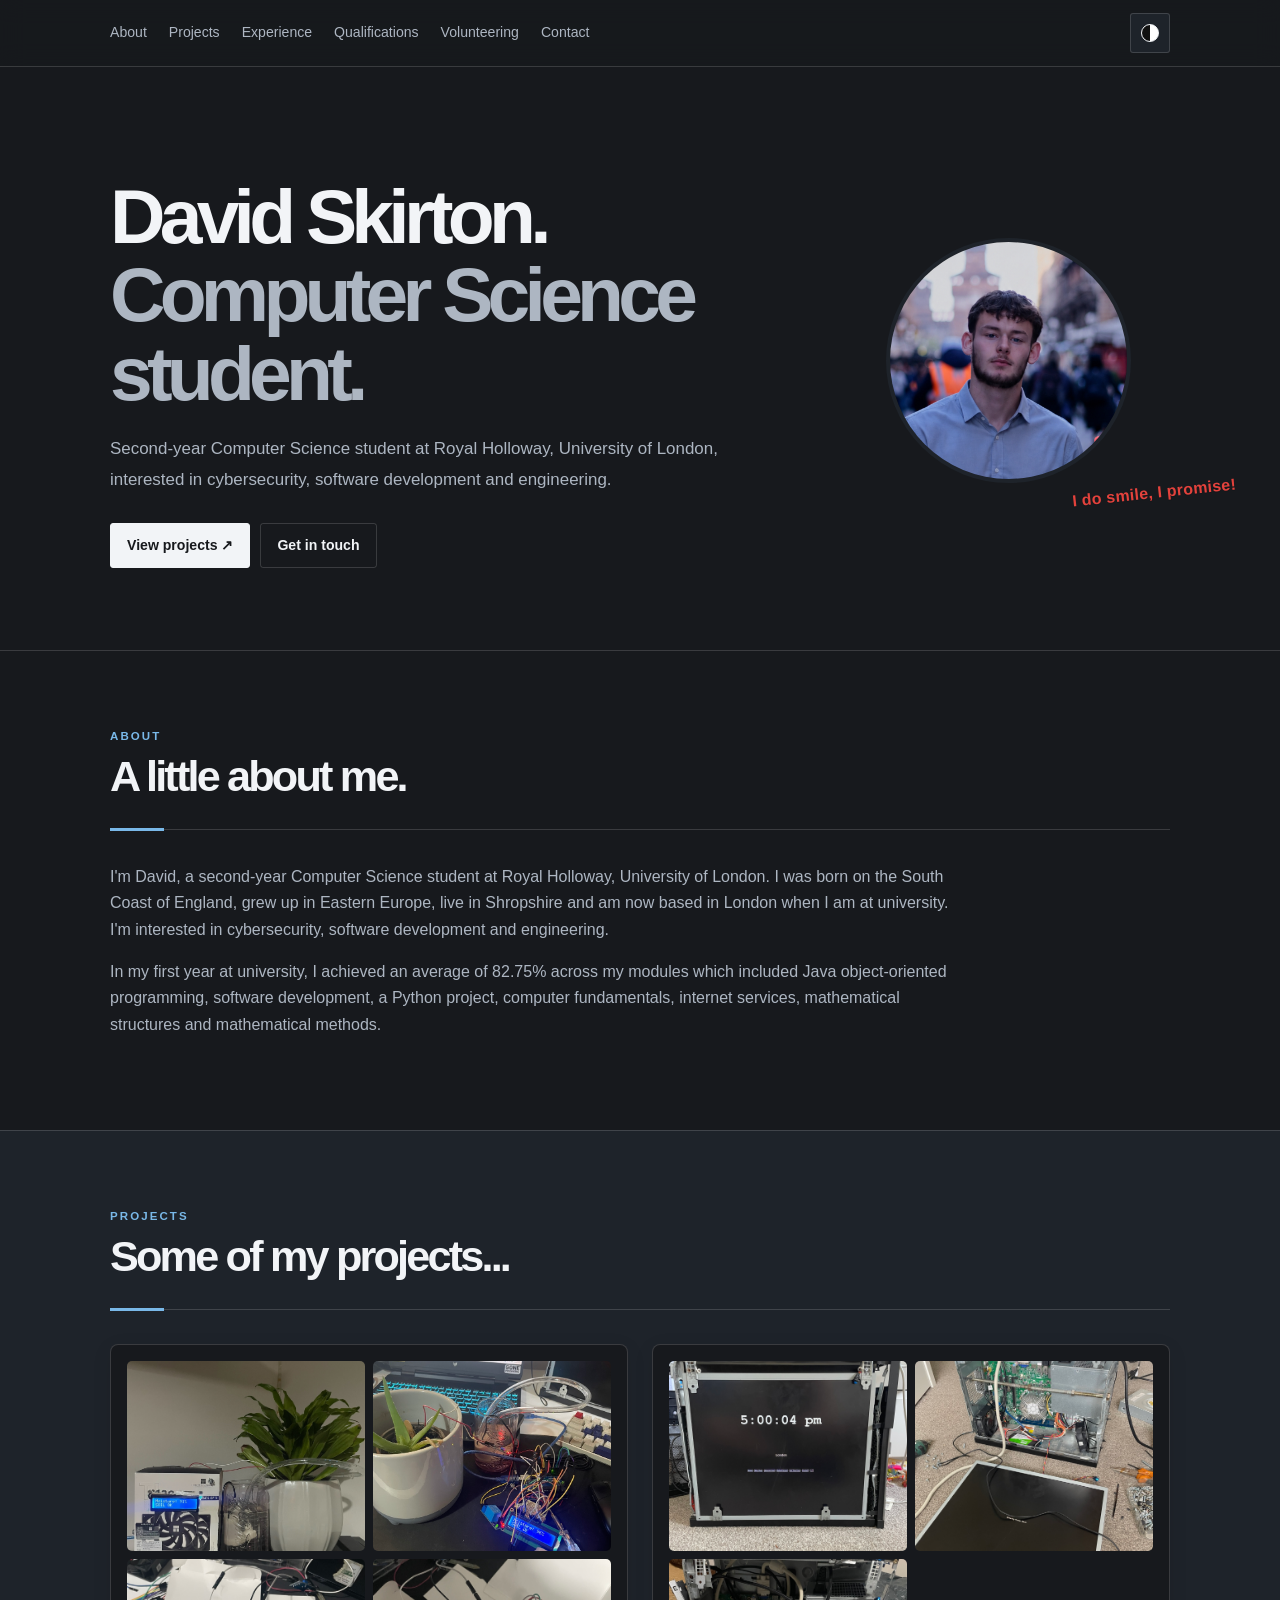
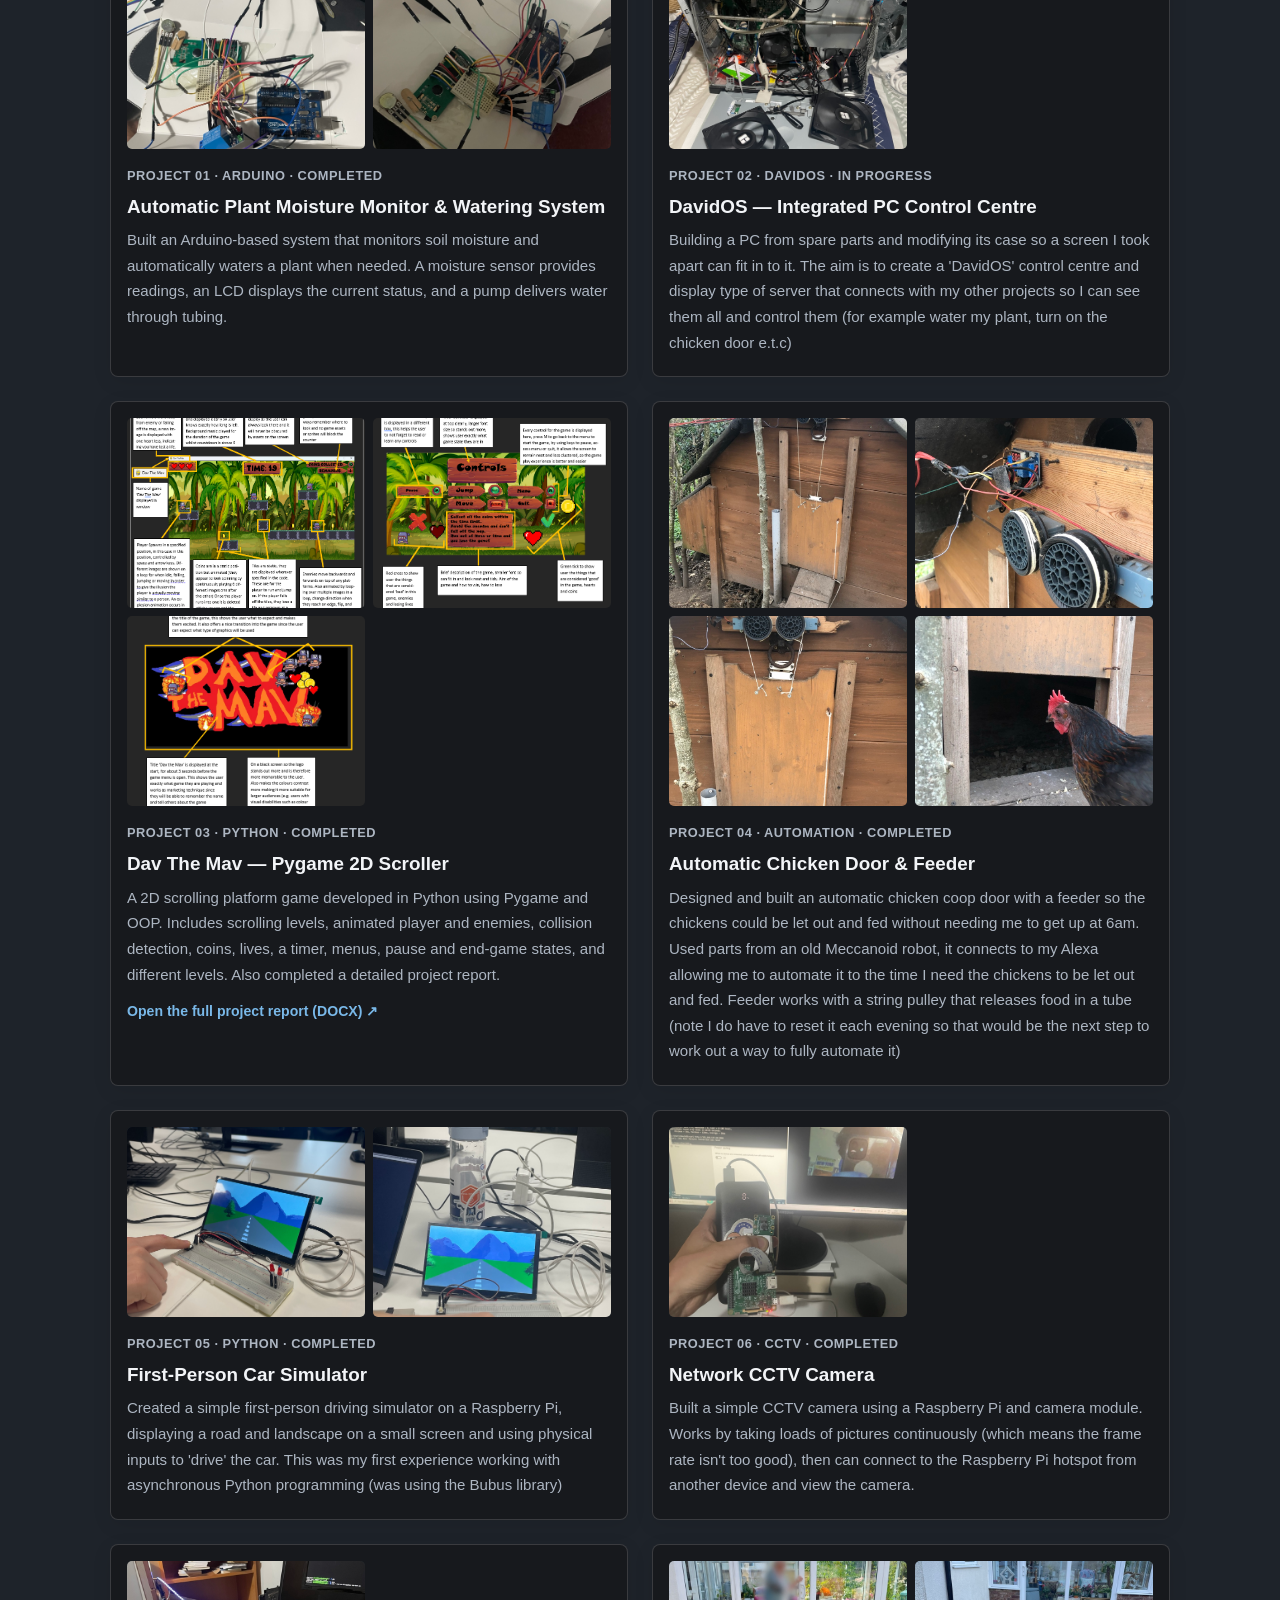
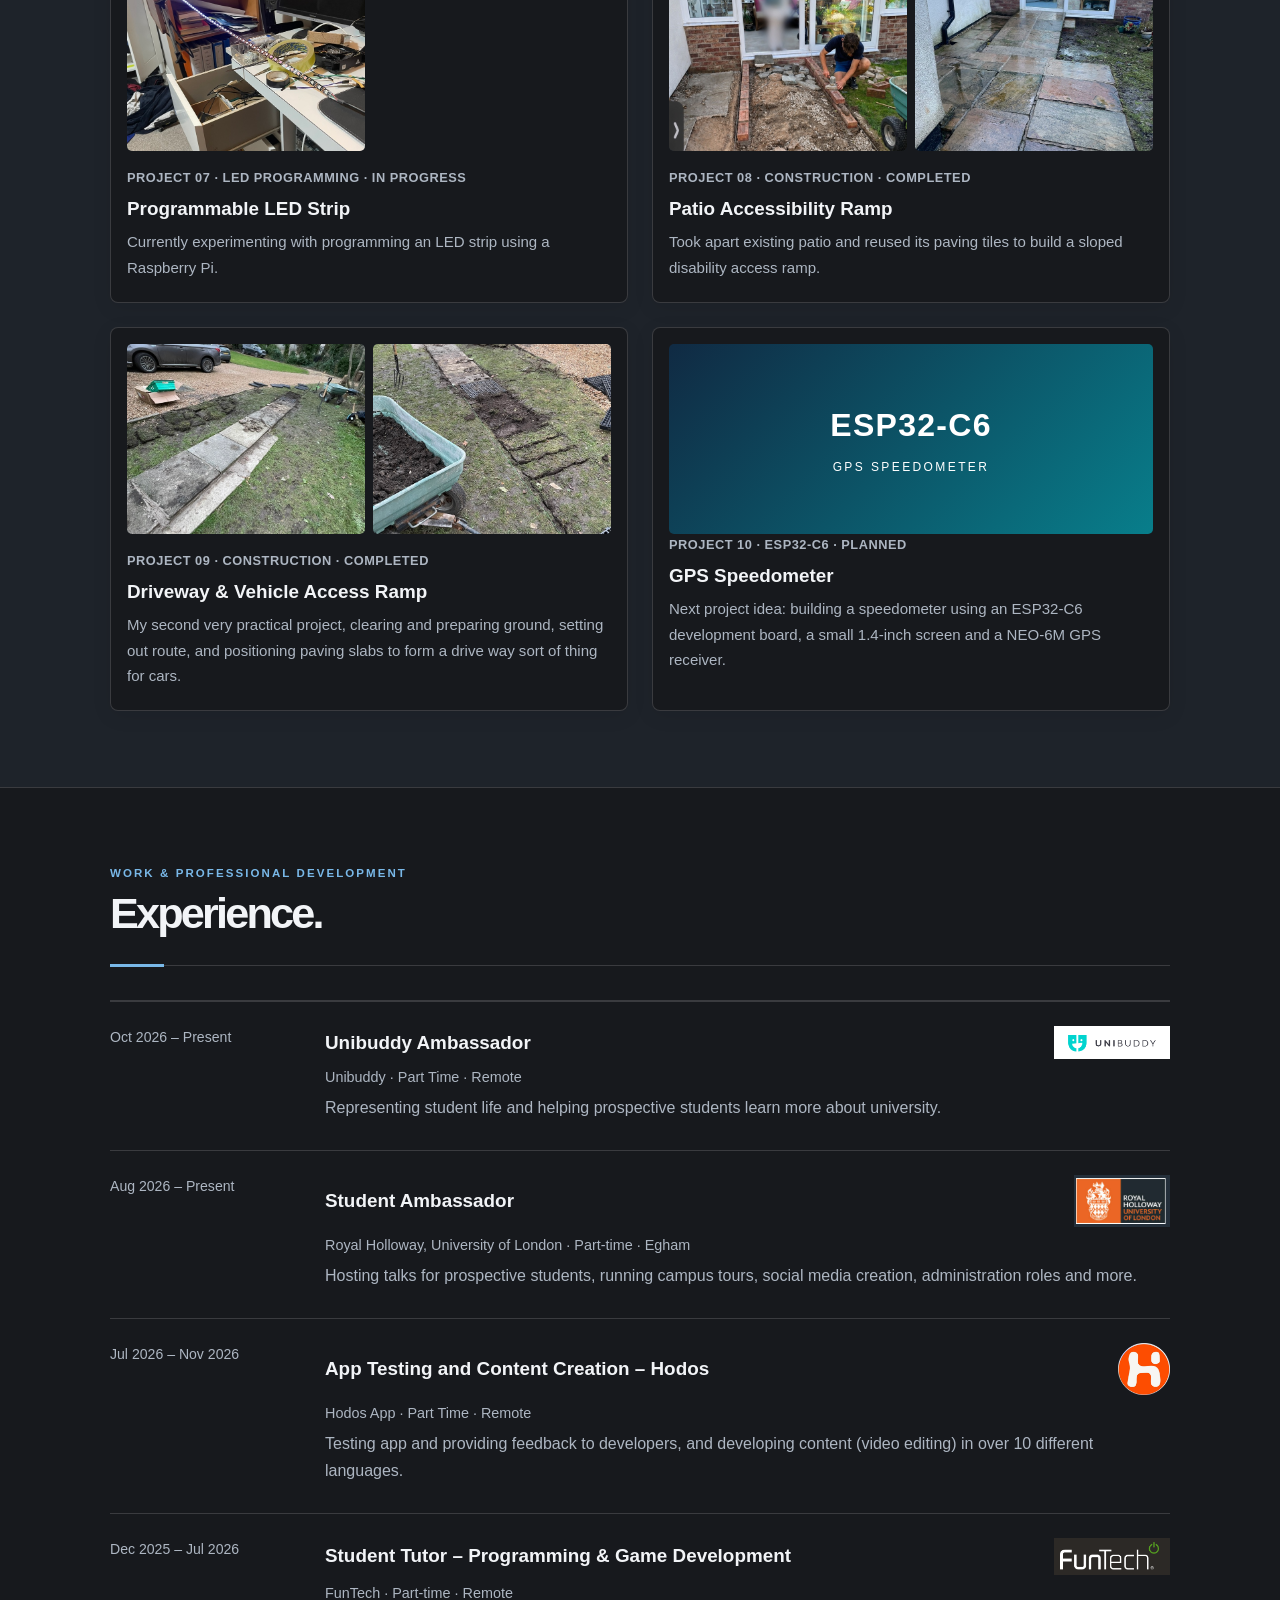
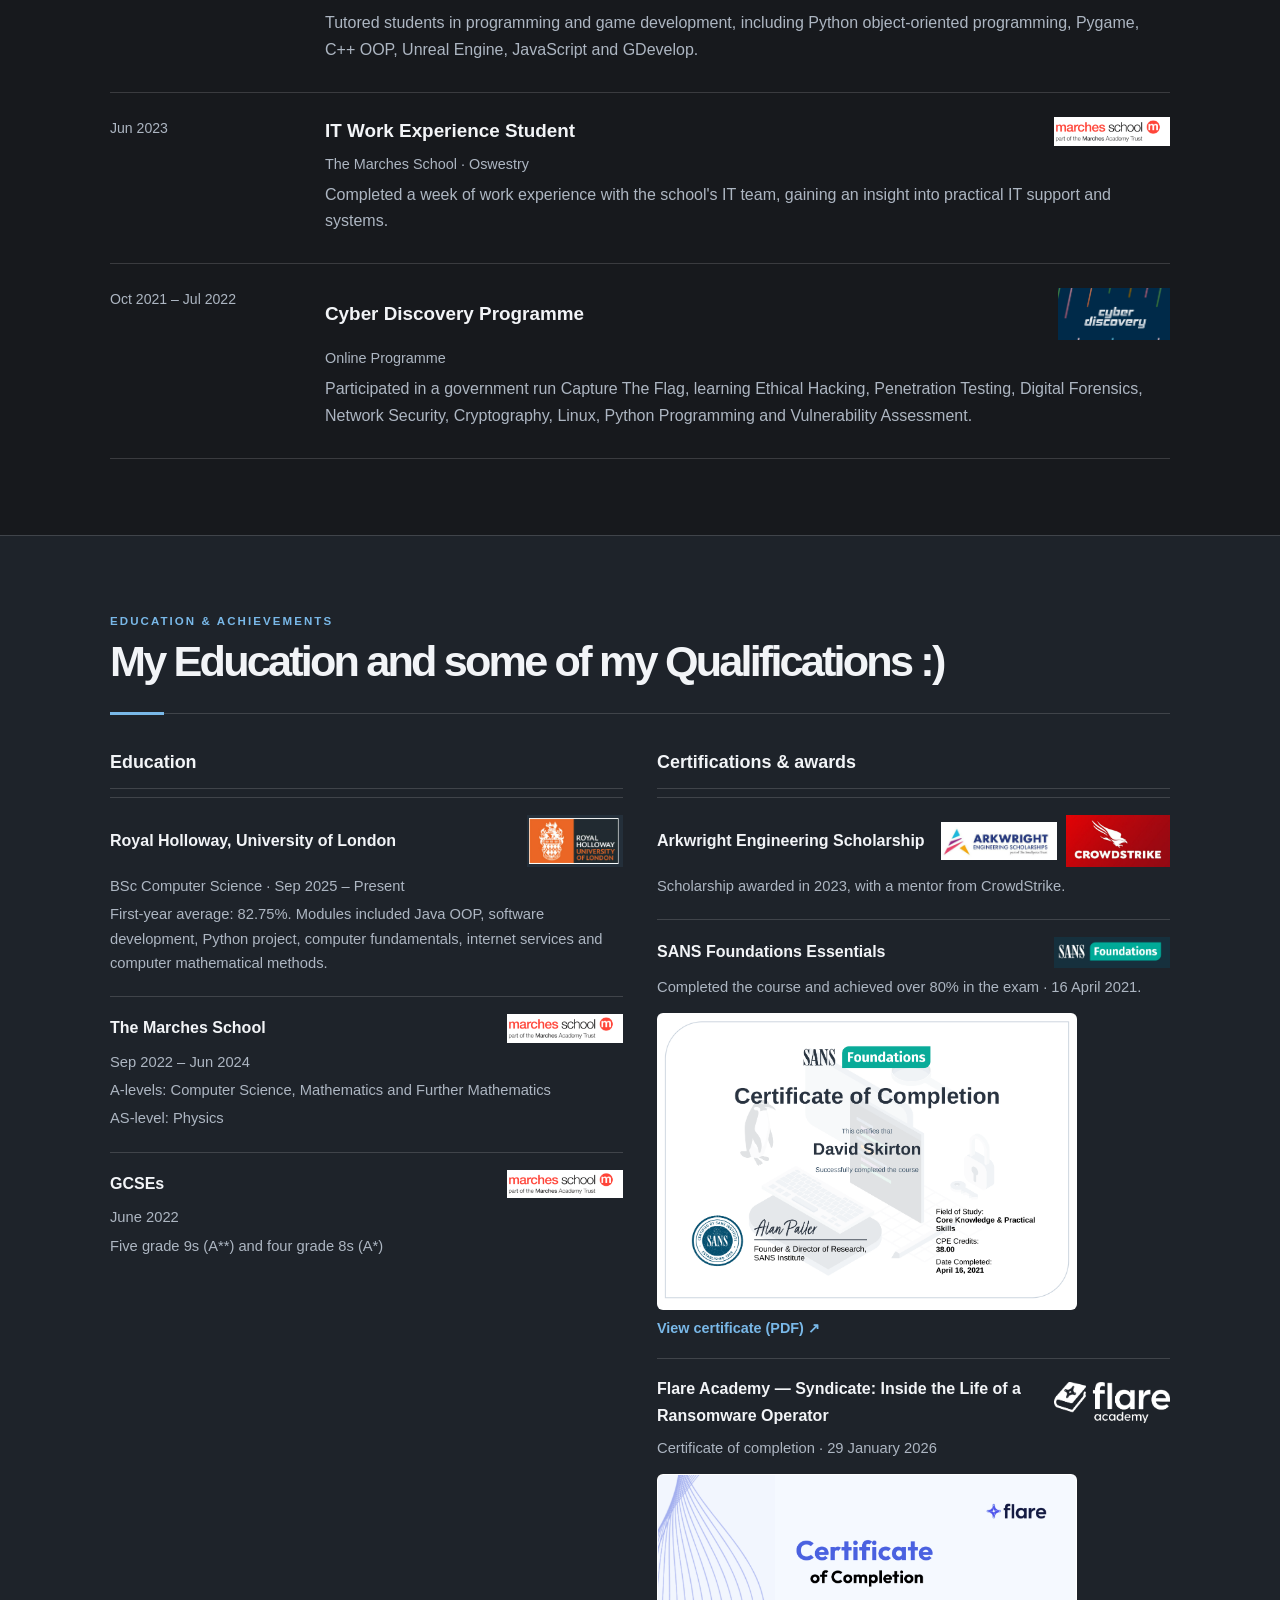
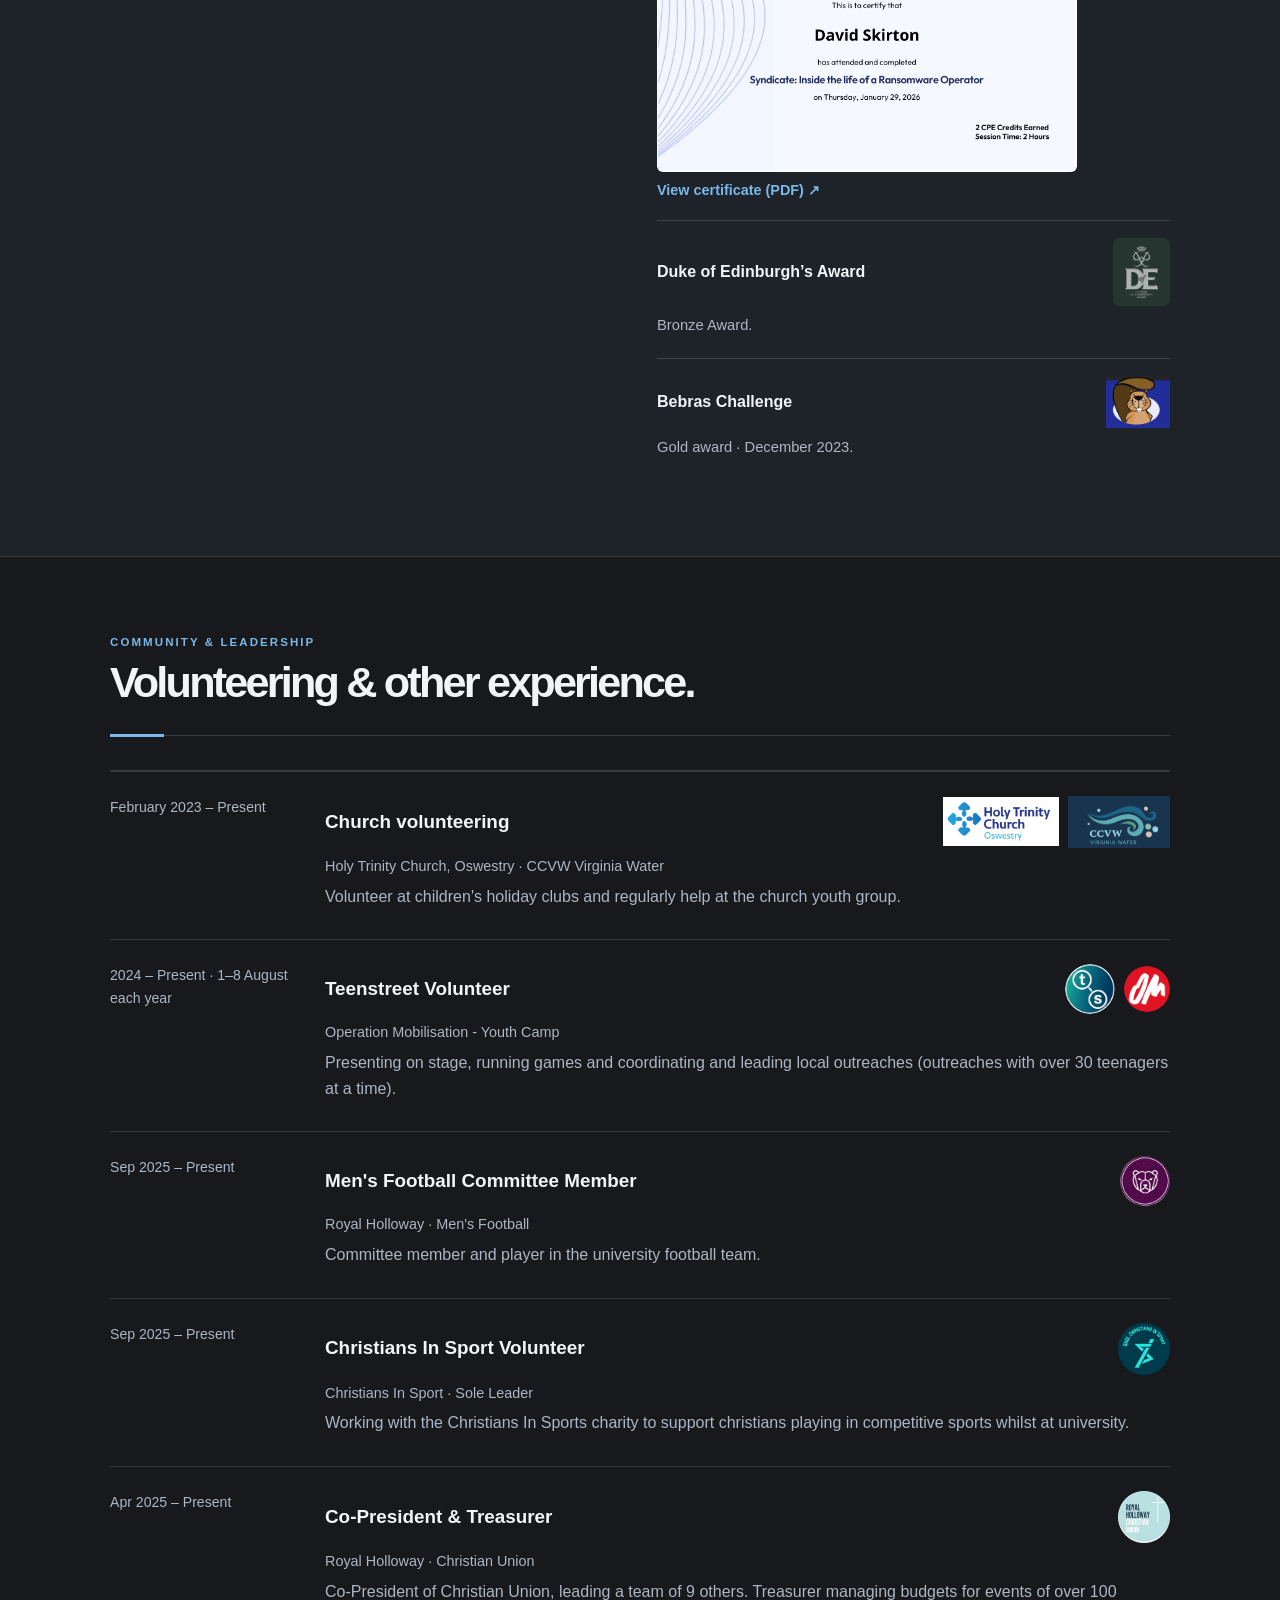
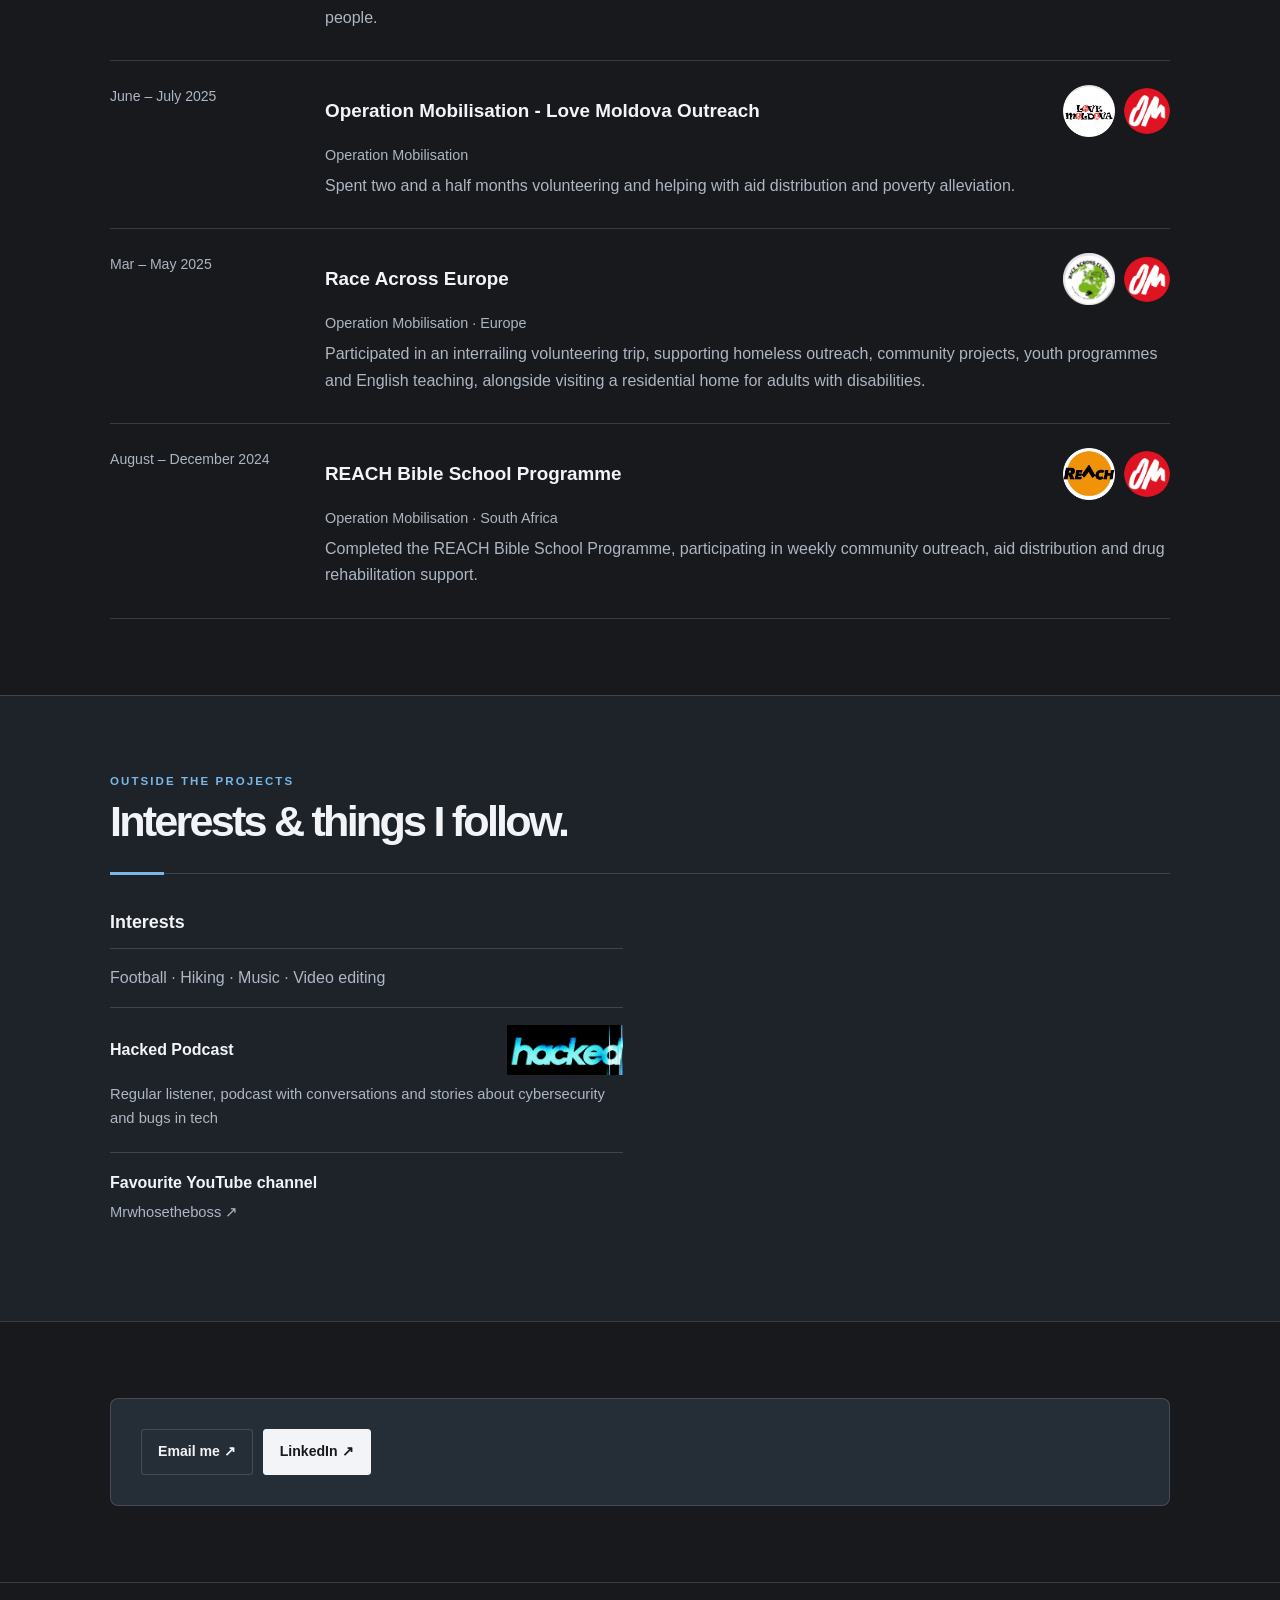
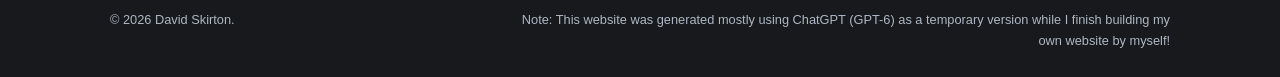
<file: index3.html>
<!DOCTYPE html>
<html lang="en">
<head>
<meta charset="UTF-8">
<meta name="viewport" content="width=device-width, initial-scale=1.0">
<meta name="description" content="David Skirton — Computer Science student at Royal Holloway, interested in cybersecurity, software development and engineering.">
<title>David Skirton | Computer Science</title>
<style>
:root{--bg:#17191d;--surface:#1e232a;--surface2:#252d37;--text:#f2f4f7;--muted:#adb6c2;--accent:#79b8e8;--border:rgba(255,255,255,.15)}
body.light{--bg:#f5f5f2;--surface:#e9ecef;--surface2:#dfe4e8;--text:#20201e;--muted:#62666b;--accent:#315f86;--border:rgba(20,20,18,.16)}
*{box-sizing:border-box}html{scroll-behavior:smooth}body{margin:0;background:var(--bg);color:var(--text);font:16px/1.65 Arial,Helvetica,sans-serif;transition:background .2s,color .2s}
a{color:inherit;text-decoration:none}button{font:inherit}.container{width:min(1060px,calc(100% - 40px));margin:auto}
header{position:sticky;top:0;z-index:5;background:color-mix(in srgb,var(--bg) 92%,transparent);backdrop-filter:blur(12px);border-bottom:1px solid var(--border)}
.nav{min-height:66px;display:flex;align-items:center;justify-content:space-between;gap:18px}.brand{font-weight:700;letter-spacing:.02em}.brand span{color:var(--muted)}
.nav-links{display:flex;gap:22px;color:var(--muted);font-size:.88rem}.nav-links a:hover{color:var(--text)}
.nav-actions{display:flex;gap:9px}.icon-btn,.menu-btn{width:40px;height:40px;border:1px solid var(--border);background:var(--surface);color:var(--text);cursor:pointer;border-radius:3px}.menu-btn{display:none}
.theme-icon{display:grid;place-items:center}.mono-symbol{width:18px;height:18px;border:1px solid currentColor;border-radius:50%;background:linear-gradient(90deg,#111 0 50%,#fff 50% 100%)}body.light .mono-symbol{transform:rotate(180deg)}
.hero{padding:94px 0 82px;display:grid;grid-template-columns:1.35fr .65fr;gap:65px;align-items:center}.eyebrow{color:var(--muted);font-size:.72rem;letter-spacing:.16em;text-transform:uppercase;font-weight:700}
h1{font-size:clamp(2.8rem,6vw,5rem);line-height:1.02;letter-spacing:-.075em;font-weight:600;margin:16px 0 22px}h1 span{color:var(--muted)}
.lead{color:var(--muted);font-size:1.06rem;max-width:630px;line-height:1.8}.hero-buttons{display:flex;flex-wrap:wrap;gap:10px;margin-top:28px}
.btn{display:inline-flex;align-items:center;justify-content:center;padding:10px 16px;border:1px solid var(--border);border-radius:3px;font-size:.88rem;font-weight:600}.btn.primary{background:var(--text);color:var(--bg);border-color:var(--text)}.btn.secondary{background:transparent}
.portrait-wrap{width:min(245px,85%);justify-self:center}.portrait{width:100%;aspect-ratio:1;object-fit:cover;border-radius:50%;filter:none;border:4px solid var(--surface)}
section{padding:76px 0;border-top:1px solid var(--border);scroll-margin-top:76px}
section:nth-of-type(even){background:var(--surface)}
.section-heading{margin-bottom:34px;padding-bottom:20px;border-bottom:1px solid var(--border);position:relative}
.section-heading:after{content:"";display:block;width:54px;height:3px;background:var(--accent);position:absolute;bottom:-2px;left:0}
.section-heading h2{font-size:clamp(2rem,4vw,2.7rem);letter-spacing:-.065em;font-weight:650;margin:7px 0 8px;line-height:1.1}
.section-heading p{color:var(--muted);margin:0;max-width:720px}
.eyebrow{color:var(--accent);font-size:.72rem;letter-spacing:.18em;text-transform:uppercase;font-weight:800}
.about-copy{max-width:850px;color:var(--muted)}.about-copy p{margin:0 0 16px}
.project-grid{display:grid;grid-template-columns:repeat(2,minmax(0,1fr));gap:24px}
.project{background:var(--bg);border:1px solid var(--border);border-radius:8px;padding:16px;box-shadow:0 5px 20px rgba(0,0,0,.08);transition:transform .2s,border-color .2s}
.project:hover{transform:translateY(-3px);border-color:var(--muted)}
.project-gallery{display:grid;grid-template-columns:repeat(2,minmax(0,1fr));gap:8px;margin-bottom:16px}
.project-placeholder{width:100%;height:190px;display:grid;place-items:center;background:var(--surface2);color:var(--muted);font-size:2rem;letter-spacing:.1em}
.project-gallery img{width:100%;height:190px;object-fit:cover;filter:none!important;background:var(--surface2);border-radius:5px;transition:transform .2s}
.project-gallery img:hover{transform:scale(1.015)}
.project-gallery img:focus{outline:2px solid var(--text)}
.project{min-width:0}.project h3{margin-top:2px}.project p{font-size:.94rem;line-height:1.7}
.project-meta{font-size:.72rem;color:var(--accent);font-weight:700;letter-spacing:.075em;text-transform:uppercase;margin:0 0 9px}
@media(max-width:640px){section{padding:56px 0}.project-grid{grid-template-columns:1fr}.project-gallery img{height:210px}}.project h3,.entry h3{font-size:1.18rem;margin:0 0 8px;font-weight:700;line-height:1.3}.project p,.entry p{color:var(--muted);margin:5px 0}.project-meta{font-size:.8rem;color:var(--muted);letter-spacing:.04em;text-transform:uppercase}
.entries{border-top:2px solid var(--border)}.entry{display:grid;grid-template-columns:190px 1fr;gap:25px;padding:24px 0;border-bottom:1px solid var(--border)}.entry-date{font-size:.88rem;color:var(--muted)}.entry-org{font-size:.9rem;color:var(--muted);margin-top:0!important}.entry ul{color:var(--muted);padding-left:18px;margin:8px 0 0}.entry li{margin:3px 0}
.two-col{display:grid;grid-template-columns:1fr 1fr;gap:34px}.two-col>div>h3{font-size:1.12rem;padding-bottom:10px;border-bottom:1px solid var(--border);margin:0 0 8px}.small-entry{padding:17px 0;border-top:1px solid var(--border)}.small-entry h3{font-size:1rem;margin:0}.small-entry p{color:var(--muted);margin:4px 0;font-size:.92rem}
.contact-card{display:flex;align-items:center;justify-content:space-between;gap:25px;padding:30px;background:var(--surface2);border:1px solid var(--border);border-radius:8px}.contact-card p{color:var(--muted);margin:0}.contact-links{display:flex;gap:10px;flex-wrap:wrap}
footer{padding:26px 0;border-top:1px solid var(--border);color:var(--muted);font-size:.8rem}.footer-inner{display:flex;justify-content:space-between;gap:15px;flex-wrap:wrap}.site-note{max-width:650px;text-align:right}
@media(max-width:760px){.hero{grid-template-columns:1fr;text-align:center;padding:60px 0;gap:30px}.portrait-wrap{grid-row:1;width:180px}.lead{margin:auto}.hero-buttons{justify-content:center}.project-grid,.two-col{grid-template-columns:1fr}.entry{grid-template-columns:1fr;gap:5px}}
@media(max-width:620px){.project-placeholder{height:145px}.container{width:calc(100% - 30px)}.menu-btn{display:block}.nav-links{display:none;position:absolute;top:66px;left:0;right:0;padding:18px;background:var(--surface);border-bottom:1px solid var(--border);flex-direction:column;gap:12px}.nav-links.open{display:flex}.contact-card{align-items:flex-start;flex-direction:column}.site-note{text-align:left}.project-gallery img{height:145px}}

.org-logos{display:flex;align-items:center;gap:10px;margin:0 0 12px;flex-wrap:wrap}
.org-logos img{width:66px;height:66px;object-fit:contain;border-radius:0;background:transparent;border:0;padding:0;display:block}
.org-logos img.om-logo{width:58px;height:58px;border-radius:50%;padding:0}
.org-logos img.wide-logo{width:76px}
.org-logos img.banner-logo{width:132px;height:62px;object-fit:contain;padding:0}
.org-logos img.compact-logo{width:90px;height:62px;object-fit:contain;padding:0}
@media(max-width:620px){.org-logos img{width:58px;height:58px}.org-logos img.om-logo{width:52px;height:52px}}

/* Organisation logos sit alongside their titles and retain original artwork. */
.entry-heading{display:flex;align-items:center;justify-content:space-between;gap:16px;margin:0 0 7px}
.entry-heading h3{margin:0;flex:1;min-width:0}
.entry-heading .org-logos{display:flex;align-items:center;justify-content:flex-end;gap:9px;flex:0 0 auto;margin:0}
.entry-heading .org-logos img{display:block;max-width:116px;max-height:52px;width:auto;height:auto;object-fit:contain;border-radius:0;padding:0;filter:none}
.entry-heading .org-logos img.om-logo{width:46px;height:46px;max-width:46px;max-height:46px;border-radius:50%;object-fit:contain}
.entry-heading .org-logos img.wide-logo{max-width:86px;max-height:52px}
@media(max-width:640px){.entry-heading{align-items:flex-start;gap:10px}.entry-heading .org-logos img{max-width:82px;max-height:42px}.entry-heading .org-logos img.om-logo{width:38px;height:38px;max-width:38px;max-height:38px}}

/* Dav the Mav annotation screenshots: preserve every callout and label. */
.dav-gallery{grid-template-columns:1fr}
.dav-gallery img{height:auto;max-height:none;object-fit:contain;background:#252525}

/* Award logos and certificate preview */
.certificate-link{display:inline-flex;flex-direction:column;align-items:flex-start;gap:7px;margin-top:10px;color:var(--accent);font-weight:600;text-decoration:none}
.certificate-preview{display:block;width:100%;max-width:420px;height:auto;border:1px solid var(--border);border-radius:6px;background:#fff}
.certificate-link span{font-size:.9rem}

/* Consistent project gallery sizing */
.project-gallery.dav-gallery{grid-template-columns:repeat(2,minmax(0,1fr))}
.project-gallery.dav-gallery img{height:190px;max-height:190px;object-fit:cover;background:var(--surface2)}
/* Duke of Edinburgh logo: white artwork on a dark tile for contrast */
.dofe-logo-wrap{background:#26352f;border-radius:7px;padding:6px 10px}
.dofe-logo-wrap img{filter:brightness(0) invert(1)}
/* Certificate previews */
.certificate-preview{max-width:420px;width:100%;height:auto}

/* Ensure the Duke of Edinburgh mark is visible against the dark logo tile */
.dofe-logo-wrap{background:#26352f!important;border-radius:7px;padding:8px 12px;display:inline-flex;align-items:center}
.dofe-logo-wrap img{filter:brightness(0) invert(1)!important;opacity:1!important}

/* Compact link to the detailed Dav the Mav report */
.report-link{display:inline-block;margin-top:8px;font-size:.88rem;font-weight:700;color:var(--accent);text-decoration:none}
.report-link:hover{text-decoration:underline}
.project-idea{height:190px;display:flex;flex-direction:column;gap:6px;align-items:center;justify-content:center;background:linear-gradient(135deg,#102a43,#087e8b);color:#fff;border-radius:5px}
.project-idea span{font-size:2rem;font-weight:800;letter-spacing:.04em}
.project-idea small{font-size:.75rem;letter-spacing:.2em}
.portrait-wrap{position:relative}
.smile-note{position:absolute;right:-82px;top:27%;display:flex;align-items:center;gap:4px;color:#d33b36;font-weight:800;font-size:.9rem;white-space:nowrap;transform:rotate(90deg);transform-origin:center}
.smile-arrow{font-size:1.9rem;line-height:1;transform:rotate(-90deg)}
@media(max-width:760px){.smile-note{right:-76px;top:20%;font-size:.76rem}.smile-arrow{font-size:1.5rem}}


/* Refreshed TeenStreet and Men's Football circular marks */
.entry-heading .org-logos img.round-org-logo{width:50px;height:50px;max-width:50px;max-height:50px;object-fit:contain;border-radius:50%;padding:0;background:transparent;filter:none}
@media(max-width:640px){.entry-heading .org-logos img.round-org-logo{width:44px;height:44px;max-width:44px;max-height:44px}}

/* Friendly, gently arched profile-photo annotation with a longer curved arrow */
.portrait-wrap{position:relative;isolation:isolate}
.smile-note{position:absolute;right:-112px;bottom:-15px;top:auto;width:178px;display:flex;align-items:center;justify-content:center;color:#e3423c;font-family:'Trebuchet MS','Arial Rounded MT Bold',Arial,sans-serif;font-size:1rem;font-weight:800;letter-spacing:.015em;white-space:nowrap;transform:rotate(-7deg);transform-origin:center;text-shadow:0 1px 0 rgba(0,0,0,.12)}
.smile-note>span{display:block;transform:rotate(1deg)}
.smile-arrow{position:absolute;width:170px;height:55px;left:-4px;top:-43px;overflow:visible}
@media(max-width:760px){.smile-note{right:-100px;bottom:-17px;width:155px;font-size:.82rem}.smile-arrow{width:148px;height:49px;top:-38px}}
</style>
</head>
<body>
<header><div class="container nav">

<nav class="nav-links" id="navLinks">
<a href="#about">About</a><a href="#projects">Projects</a><a href="#experience">Experience</a><a href="#qualifications">Qualifications</a><a href="#volunteering">Volunteering</a><a href="#contact">Contact</a>
</nav>
<div class="nav-actions"><button class="icon-btn theme-icon" id="themeToggle" aria-label="Toggle colour theme"><span class="mono-symbol"></span></button><button class="menu-btn" id="menuToggle" aria-label="Open menu">☰</button></div>
</div></header>
<main id="home">
<div class="container hero">
<div>

<h1>David Skirton.<br><span>Computer Science student.</span></h1>
<p class="lead">Second-year Computer Science student at Royal Holloway, University of London, interested in cybersecurity, software development and engineering.</p>
<div class="hero-buttons"><a class="btn primary" href="#projects">View projects ↗</a><a class="btn secondary" href="#contact">Get in touch</a></div>
</div>
<div class="portrait-wrap"><img class="portrait" src="profile-website-assets/david-profile.jpg" alt="David Skirton"><div class="smile-note" aria-label="I do smile, I promise!">
<span>I do smile, I promise!</span></div></div>
</div>

<section id="about"><div class="container">
<div class="section-heading"><div class="eyebrow">About</div><h2>A little about me.</h2></div>
<div class="about-copy">
<p>I'm David, a second-year Computer Science student at Royal Holloway, University of London. I was born on the South Coast of England, grew up in Eastern Europe, live in Shropshire and am now based in London when I am at university. I'm interested in cybersecurity, software development and engineering.</p>
<p>In my first year at university, I achieved an average of 82.75% across my modules which included Java object-oriented programming, software development, a Python project, computer fundamentals, internet services, mathematical structures and mathematical methods.</p>
</div>
</div></section>

<section id="projects"><div class="container">
<div class="section-heading"><div class="eyebrow">Projects</div><h2>Some of my projects...</h2></div>
<div class="project-grid">
<article class="project"><div class="project-gallery dav-gallery"><img src="profile-website-assets/p5-plant-1.jpeg" alt="Plant moisture monitor displaying soil moisture status"><img src="profile-website-assets/p5-plant-2.jpeg" alt="Plant watering system connected to a potted plant"><img src="profile-website-assets/p5-plant-3.jpeg" alt="Arduino plant watering electronics prototype"><img src="profile-website-assets/p5-plant-4.jpeg" alt="Wiring and control components for the automatic plant watering project"></div><div class="project-meta">Project 01 · ARDUINO · COMPLETED</div><h3>Automatic Plant Moisture Monitor & Watering System</h3><p>Built an Arduino-based system that monitors soil moisture and automatically waters a plant when needed. A moisture sensor provides readings, an LCD displays the current status, and a pump delivers water through tubing.</p></article>
<article class="project"><div class="project-gallery"><img src="profile-website-assets/p7-davidos-1.jpeg" alt="Modified desktop PC case with integrated screen displaying DavidOS"><img src="profile-website-assets/p7-davidos-2.jpeg" alt="PC case and screen disassembled during modification"><img src="profile-website-assets/p7-davidos-3.jpeg" alt="Internal components and custom screen mounting inside the PC case"></div><div class="project-meta">Project 02 · DAVIDOS · IN PROGRESS</div><h3>DavidOS — Integrated PC Control Centre</h3><p>Building a PC from spare parts and modifying its case so a screen I took apart can fit in to it. The aim is to create a 'DavidOS' control centre and display type of server that connects with my other projects so I can see them all and control them (for example water my plant, turn on the chicken door e.t.c)</p></article>
<article class="project"><div class="project-gallery">
<img src="profile-website-assets/p3-dav-the-mav-gameplay-annotations.png" alt="Dav the Mav gameplay screenshot with explanatory annotations describing hearts, timer, coins, player movement, tiles and enemies">
<img src="profile-website-assets/p3-dav-the-mav-controls-annotations.png" alt="Dav the Mav controls screen with annotations explaining pause, jump, move, menu, quit and game indicators">
<img src="profile-website-assets/p3-dav-the-mav-title-annotations.png" alt="Dav the Mav title screen with annotations explaining the title artwork and transition into the game">
</div><div class="project-meta">Project 03 · PYTHON · COMPLETED</div><h3>Dav The Mav — Pygame 2D Scroller</h3><p>A 2D scrolling platform game developed in Python using Pygame and OOP. Includes scrolling levels, animated player and enemies, collision detection, coins, lives, a timer, menus, pause and end-game states, and different levels. Also completed a detailed project report.</p><a class="report-link" href="profile-website-assets/dav-the-mav-project-report.docx" target="_blank" rel="noopener">Open the full project report (DOCX) ↗</a></article>
<article class="project"><div class="project-gallery"><img src="profile-website-assets/p2-chicken-1.jpeg" alt="Automatic chicken coop door mechanism"><img src="profile-website-assets/p2-chicken-2.jpeg" alt="Chicken door electronics and pulley mechanism"><img src="profile-website-assets/p2-chicken-3.jpeg" alt="Close-up of the chicken coop control system"><img src="profile-website-assets/p2-chicken-4.jpeg" alt="Chicken using the automated coop entrance"></div><div class="project-meta">Project 04 · AUTOMATION · COMPLETED</div><h3>Automatic Chicken Door & Feeder</h3><p>Designed and built an automatic chicken coop door with a feeder so the chickens could be let out and fed without needing me to get up at 6am. Used parts from an old Meccanoid robot, it connects to my Alexa allowing me to automate it to the time I need the chickens to be let out and fed. Feeder works with a string pulley that releases food in a tube (note I do have to reset it each evening so that would be the next step to work out a way to fully automate it)</p></article>
<article class="project"><div class="project-gallery"><img src="profile-website-assets/p4-simulator-1.jpeg" alt="Raspberry Pi first-person car simulator running on a small display"><img src="profile-website-assets/p4-simulator-3.jpeg" alt="Second view of the Raspberry Pi car simulator"></div><div class="project-meta">Project 05 · PYTHON · COMPLETED</div><h3>First-Person Car Simulator</h3><p>Created a simple first-person driving simulator on a Raspberry Pi, displaying a road and landscape on a small screen and using physical inputs to 'drive' the car. This was my first experience working with asynchronous Python programming (was using the Bubus library)</p></article>
<article class="project"><div class="project-gallery"><img src="profile-website-assets/p3-cctv.jpeg" alt="Raspberry Pi board and camera module used for a network CCTV project"></div><div class="project-meta">Project 06 · CCTV · COMPLETED</div><h3>Network CCTV Camera</h3><p>Built a simple CCTV camera using a Raspberry Pi and camera module. Works by taking loads of pictures continuously (which means the frame rate isn't too good), then can connect to the Raspberry Pi hotspot from another device and view the camera.</p></article>
<article class="project"><div class="project-gallery"><img src="profile-website-assets/p6-led-strip.jpeg" alt="Addressable LED strip being tested and programmed using a Raspberry Pi"></div><div class="project-meta">Project 07 · LED PROGRAMMING · IN PROGRESS</div><h3>Programmable LED Strip</h3><p>Currently experimenting with programming an LED strip using a Raspberry Pi.</p></article>
<article class="project"><div class="project-gallery"><img src="profile-website-assets/p8-ramp-progress-blurred.jpeg" alt="Construction in progress on a patio access ramp; a person in the background is blurred"><img src="profile-website-assets/p8-ramp-finished.jpeg" alt="Completed patio path and sloped access ramp using the existing paving slabs"></div><div class="project-meta">Project 08 · CONSTRUCTION · COMPLETED</div><h3>Patio Accessibility Ramp</h3><p>Took apart existing patio and reused its paving tiles to build a sloped disability access ramp.</p></article>
<article class="project"><div class="project-gallery"><img src="profile-website-assets/p9-driveway-1.jpeg" alt="Ground preparation and existing paving along the planned vehicle access route"><img src="profile-website-assets/p9-driveway-2.jpeg" alt="Concrete paving slabs being laid to form a vehicle access route"></div><div class="project-meta">Project 09 · CONSTRUCTION · COMPLETED</div><h3>Driveway & Vehicle Access Ramp</h3><p>My second very practical project, clearing and preparing ground, setting out route, and positioning paving slabs to form a drive way sort of thing for cars.</p></article>
<article class="project"><div class="project-placeholder project-idea" aria-label="ESP32-C6 speedometer project concept"><span>ESP32-C6</span><small>GPS SPEEDOMETER</small></div><div class="project-meta">Project 10 · ESP32-C6 · PLANNED</div><h3>GPS Speedometer</h3><p>Next project idea: building a speedometer using an ESP32-C6 development board, a small 1.4-inch screen and a NEO-6M GPS receiver.</p></article>
</div></div></section>

<section id="experience"><div class="container">
<div class="section-heading"><div class="eyebrow">Work & professional development</div><h2>Experience.</h2></div>
<div class="entries">
<div class="entry"><div class="entry-date">Oct 2026 – Present</div><div><div class="entry-heading"><h3>Unibuddy Ambassador</h3><div class="org-logos"><img class="banner-logo" src="profile-website-assets/logo-unibuddy.png" alt="Unibuddy logo"></div></div><p class="entry-org">Unibuddy · Part Time · Remote</p><p>Representing student life and helping prospective students learn more about university.</p></div></div>
<div class="entry"><div class="entry-date">Aug 2026 – Present</div><div><div class="entry-heading"><h3>Student Ambassador</h3><div class="org-logos"><img class="banner-logo" src="profile-website-assets/logo-royal-holloway.png" alt="Royal Holloway, University of London logo"></div></div><p class="entry-org">Royal Holloway, University of London · Part-time · Egham</p><p>Hosting talks for prospective students, running campus tours, social media creation, administration roles and more.</p></div></div>
<div class="entry"><div class="entry-date">Jul 2026 – Nov 2026</div><div><div class="entry-heading"><h3>App Testing and Content Creation – Hodos</h3><div class="org-logos"><img src="profile-website-assets/logo-hodus.png" alt="Hodos app development logo"></div></div><p class="entry-org">Hodos App · Part Time · Remote</p><p>Testing app and providing feedback to developers, and developing content (video editing) in over 10 different languages.</p></div></div>
<div class="entry"><div class="entry-date">Dec 2025 – Jul 2026</div><div><div class="entry-heading"><h3>Student Tutor – Programming & Game Development</h3><div class="org-logos"><img class="banner-logo" src="profile-website-assets/logo-funtech.png" alt="FunTech logo"></div></div><p class="entry-org">FunTech · Part-time · Remote</p><p>Tutored students in programming and game development, including Python object-oriented programming, Pygame, C++ OOP, Unreal Engine, JavaScript and GDevelop.</p></div></div>
<div class="entry"><div class="entry-date">Jun 2023</div><div><div class="entry-heading"><h3>IT Work Experience Student</h3><div class="org-logos"><img class="banner-logo" src="profile-website-assets/logo-marches-school.png" alt="The Marches School logo"></div></div><p class="entry-org">The Marches School · Oswestry</p><p>Completed a week of work experience with the school's IT team, gaining an insight into practical IT support and systems.</p></div></div>
<div class="entry"><div class="entry-date">Oct 2021 – Jul 2022</div><div><div class="entry-heading"><h3>Cyber Discovery Programme</h3><div class="org-logos"><img class="banner-logo" src="profile-website-assets/logo-cyber-discovery.png" alt="Cyber Discovery logo"></div></div><p class="entry-org">Online Programme</p><p>Participated in a government run Capture The Flag, learning Ethical Hacking, Penetration Testing, Digital Forensics, Network Security, Cryptography, Linux, Python Programming and Vulnerability Assessment.</p></div></div>

</div></div></section>

<section id="qualifications"><div class="container">
<div class="section-heading"><div class="eyebrow">Education & Achievements</div><h2>My Education and some of my Qualifications :)</h2></div>
<div class="two-col">
<div><h3>Education</h3>
<div class="small-entry"><div class="entry-heading"><h3>Royal Holloway, University of London</h3><div class="org-logos"><img class="banner-logo" src="profile-website-assets/logo-royal-holloway.png" alt="Royal Holloway, University of London logo"></div></div><p>BSc Computer Science · Sep 2025 – Present</p><p>First-year average: 82.75%. Modules included Java OOP, software development, Python project, computer fundamentals, internet services and computer mathematical methods.</p></div>
<div class="small-entry"><div class="entry-heading"><h3>The Marches School</h3><div class="org-logos"><img class="banner-logo" src="profile-website-assets/logo-marches-school.png" alt="The Marches School logo"></div></div><p>Sep 2022 – Jun 2024</p><p>A-levels: Computer Science, Mathematics and Further Mathematics</p><p>AS-level: Physics</p></div>
<div class="small-entry"><div class="entry-heading"><h3>GCSEs</h3><div class="org-logos"><img class="banner-logo" src="profile-website-assets/logo-marches-school.png" alt="The Marches School logo"></div></div><p>June 2022</p><p>Five grade 9s (A**) and four grade 8s (A*)</p></div>
</div>
<div><h3>Certifications & awards</h3>
<div class="small-entry"><div class="entry-heading"><h3>Arkwright Engineering Scholarship</h3><div class="org-logos"><img class="banner-logo" src="profile-website-assets/logo-arkwright.png" alt="Arkwright Engineering Scholarships logo"><img class="banner-logo" src="profile-website-assets/logo-crowdstrike.png" alt="CrowdStrike logo"></div></div><p>Scholarship awarded in 2023, with a mentor from CrowdStrike.</p></div>
<div class="small-entry"><div class="entry-heading"><h3>SANS Foundations Essentials</h3><div class="org-logos"><img class="banner-logo" src="profile-website-assets/logo-sans-foundations.png" alt="SANS Foundations logo"></div></div><p>Completed the course and achieved over 80% in the exam · 16 April 2021.</p>
<a class="certificate-link" href="profile-website-assets/sans-foundations-essentials-certificate.pdf" target="_blank" rel="noopener">
<img class="certificate-preview" src="profile-website-assets/sans-foundations-essentials-certificate-preview.png" alt="SANS Foundations Essentials certificate of completion">
<span>View certificate (PDF) ↗</span>
</a></div>
<div class="small-entry">
<div class="entry-heading"><h3>Flare Academy — Syndicate: Inside the Life of a Ransomware Operator</h3><div class="org-logos"><img class="banner-logo" src="profile-website-assets/logo-flare-academy.png" alt="Flare Academy logo"></div></div>
<p>Certificate of completion · 29 January 2026</p>
<a class="certificate-link" href="profile-website-assets/flare-academy-certificate-ransomware.pdf" target="_blank" rel="noopener">
<img class="certificate-preview" src="profile-website-assets/flare-academy-certificate-preview.png" alt="Flare Academy certificate of completion for Syndicate: Inside the Life of a Ransomware Operator">
<span>View certificate (PDF) ↗</span>
</a>
</div>
<div class="small-entry">
<div class="entry-heading"><h3>Duke of Edinburgh’s Award</h3><div class="org-logos dofe-logo-wrap"><img class="banner-logo" src="profile-website-assets/logo-duke-of-edinburgh.png" alt="The Duke of Edinburgh’s Award logo"></div></div>
<p>Bronze Award.</p>
</div>
<div class="small-entry"><div class="entry-heading"><h3>Bebras Challenge</h3><div class="org-logos"><img class="compact-logo" src="profile-website-assets/logo-bebras.png" alt="Bebras Challenge mascot logo"></div></div><p>Gold award · December 2023.</p></div>
</div>
</div></div></section>

<section id="volunteering"><div class="container">
<div class="section-heading"><div class="eyebrow">Community & leadership</div><h2>Volunteering & other experience.</h2></div>
<div class="entries">
<div class="entry"><div class="entry-date">February 2023 – Present</div><div><div class="entry-heading"><h3>Church volunteering</h3><div class="org-logos"><img class="banner-logo" src="profile-website-assets/logo-holy-trinity-church.png" alt="Holy Trinity Church, Oswestry logo"><img class="banner-logo" src="profile-website-assets/logo-ccvw-virginia-water.png" alt="CCVW Virginia Water logo"></div></div><p class="entry-org">Holy Trinity Church, Oswestry · CCVW Virginia Water</p><p>Volunteer at children's holiday clubs and regularly help at the church youth group.</p></div></div>
<div class="entry"><div class="entry-date">2024 – Present · 1–8 August each year</div><div><div class="entry-heading"><h3>Teenstreet Volunteer</h3><div class="org-logos"><img class="round-org-logo" src="profile-website-assets/logo-teenstreet-cropped.png" alt="TeenStreet logo"><img class="om-logo" src="profile-website-assets/logo-operation-mobilisation.png" alt="Operation Mobilisation logo"></div></div><p class="entry-org">Operation Mobilisation - Youth Camp</p><p>Presenting on stage, running games and coordinating and leading local outreaches (outreaches with over 30 teenagers at a time).</p></div></div>
<div class="entry"><div class="entry-date">Sep 2025 – Present</div><div><div class="entry-heading"><h3>Men&#39;s Football Committee Member</h3><div class="org-logos"><img class="round-org-logo" src="profile-website-assets/logo-mens-football-cropped.png" alt="Men’s Football logo"></div></div><p class="entry-org">Royal Holloway · Men&#39;s Football</p><p>Committee member and player in the university football team.</p></div></div>
<div class="entry"><div class="entry-date">Sep 2025 – Present</div><div><div class="entry-heading"><h3>Christians In Sport Volunteer</h3><div class="org-logos"><img src="profile-website-assets/logo-christians-in-sport.png" alt="Christians in Sport logo"></div></div><p class="entry-org">Christians In Sport · Sole Leader</p><p>Working with the Christians In Sports charity to support christians playing in competitive sports whilst at university.</p></div></div>
<div class="entry"><div class="entry-date">Apr 2025 – Present</div><div><div class="entry-heading"><h3>Co-President &amp; Treasurer</h3><div class="org-logos"><img src="profile-website-assets/logo-christian-union.png" alt="Royal Holloway Christian Union logo"></div></div><p class="entry-org">Royal Holloway · Christian Union</p><p>Co-President of Christian Union, leading a team of 9 others. Treasurer managing budgets for events of over 100 people.</p></div></div>
<div class="entry"><div class="entry-date">June – July 2025</div><div><div class="entry-heading"><h3>Operation Mobilisation - Love Moldova Outreach</h3><div class="org-logos"><img src="profile-website-assets/logo-moldova.png" alt="Moldova project logo"><img class="om-logo" src="profile-website-assets/logo-operation-mobilisation.png" alt="Operation Mobilisation logo"></div></div><p class="entry-org">Operation Mobilisation</p><p>Spent two and a half months volunteering and helping with aid distribution and poverty alleviation.</p></div></div>
<div class="entry"><div class="entry-date">Mar – May 2025</div><div><div class="entry-heading"><h3>Race Across Europe</h3><div class="org-logos"><img class="wide-logo" src="profile-website-assets/logo-race-across-europe.png" alt="Race Across Europe logo"><img class="om-logo" src="profile-website-assets/logo-operation-mobilisation.png" alt="Operation Mobilisation logo"></div></div><p class="entry-org">Operation Mobilisation · Europe</p><p>Participated in an interrailing volunteering trip, supporting homeless outreach, community projects, youth programmes and English teaching, alongside visiting a residential home for adults with disabilities.</p></div></div>
<div class="entry"><div class="entry-date">August – December 2024</div><div><div class="entry-heading"><h3>REACH Bible School Programme</h3><div class="org-logos"><img src="profile-website-assets/logo-reach.png" alt="REACH programme logo"><img class="om-logo" src="profile-website-assets/logo-operation-mobilisation.png" alt="Operation Mobilisation logo"></div></div><p class="entry-org">Operation Mobilisation · South Africa</p><p>Completed the REACH Bible School Programme, participating in weekly community outreach, aid distribution and drug rehabilitation support.</p></div></div>
</div></div></section>

<section id="interests"><div class="container">
<div class="section-heading"><div class="eyebrow">Outside the projects</div><h2>Interests & things I follow.</h2></div>
<div class="two-col">
<div><h3>Interests</h3><p class="about-copy">Football · Hiking · Music · Video editing</p>
<div class="small-entry"><div class="entry-heading"><h3>Hacked Podcast</h3><div class="org-logos"><img class="banner-logo" src="profile-website-assets/logo-hacked.png" alt="Hacked logo"></div></div><p>Regular listener, podcast with conversations and stories about cybersecurity and bugs in tech</p></div>
<div class="small-entry"><h3>Favourite YouTube channel</h3><p><a href="https://www.youtube.com/@Mrwhosetheboss" target="_blank" rel="noopener">Mrwhosetheboss ↗</a></p></div>
</div>
</div></div></section>

<section id="contact"><div class="container"><div class="contact-card"><div class="contact-links">
<a class="btn secondary" href="mailto:David.skirton06@gmail.com">Email me ↗</a>
<a class="btn primary" href="https://www.linkedin.com/in/davidskirton?utm_source=share_via&utm_content=profile&utm_medium=member_ios" target="_blank" rel="noreferrer">LinkedIn ↗</a>
</div></div></div></section>
</main>
<footer><div class="container footer-inner"><span>© <span id="year"></span> David Skirton.</span><span class="site-note">Note: This website was generated mostly using ChatGPT (GPT-6) as a temporary version while I finish building my own website by myself!</span></div></footer>
<script>
const themeToggle=document.getElementById('themeToggle'),menuToggle=document.getElementById('menuToggle'),navLinks=document.getElementById('navLinks');
themeToggle.addEventListener('click',()=>document.body.classList.toggle('light'));
menuToggle.addEventListener('click',()=>{const open=navLinks.classList.toggle('open');menuToggle.setAttribute('aria-expanded',String(open));menuToggle.textContent=open?'✕':'☰';});
navLinks.querySelectorAll('a').forEach(a=>a.addEventListener('click',()=>{navLinks.classList.remove('open');menuToggle.setAttribute('aria-expanded','false');menuToggle.textContent='☰';}));
document.getElementById('year').textContent=new Date().getFullYear();
</script>
</body></html>
</file>
